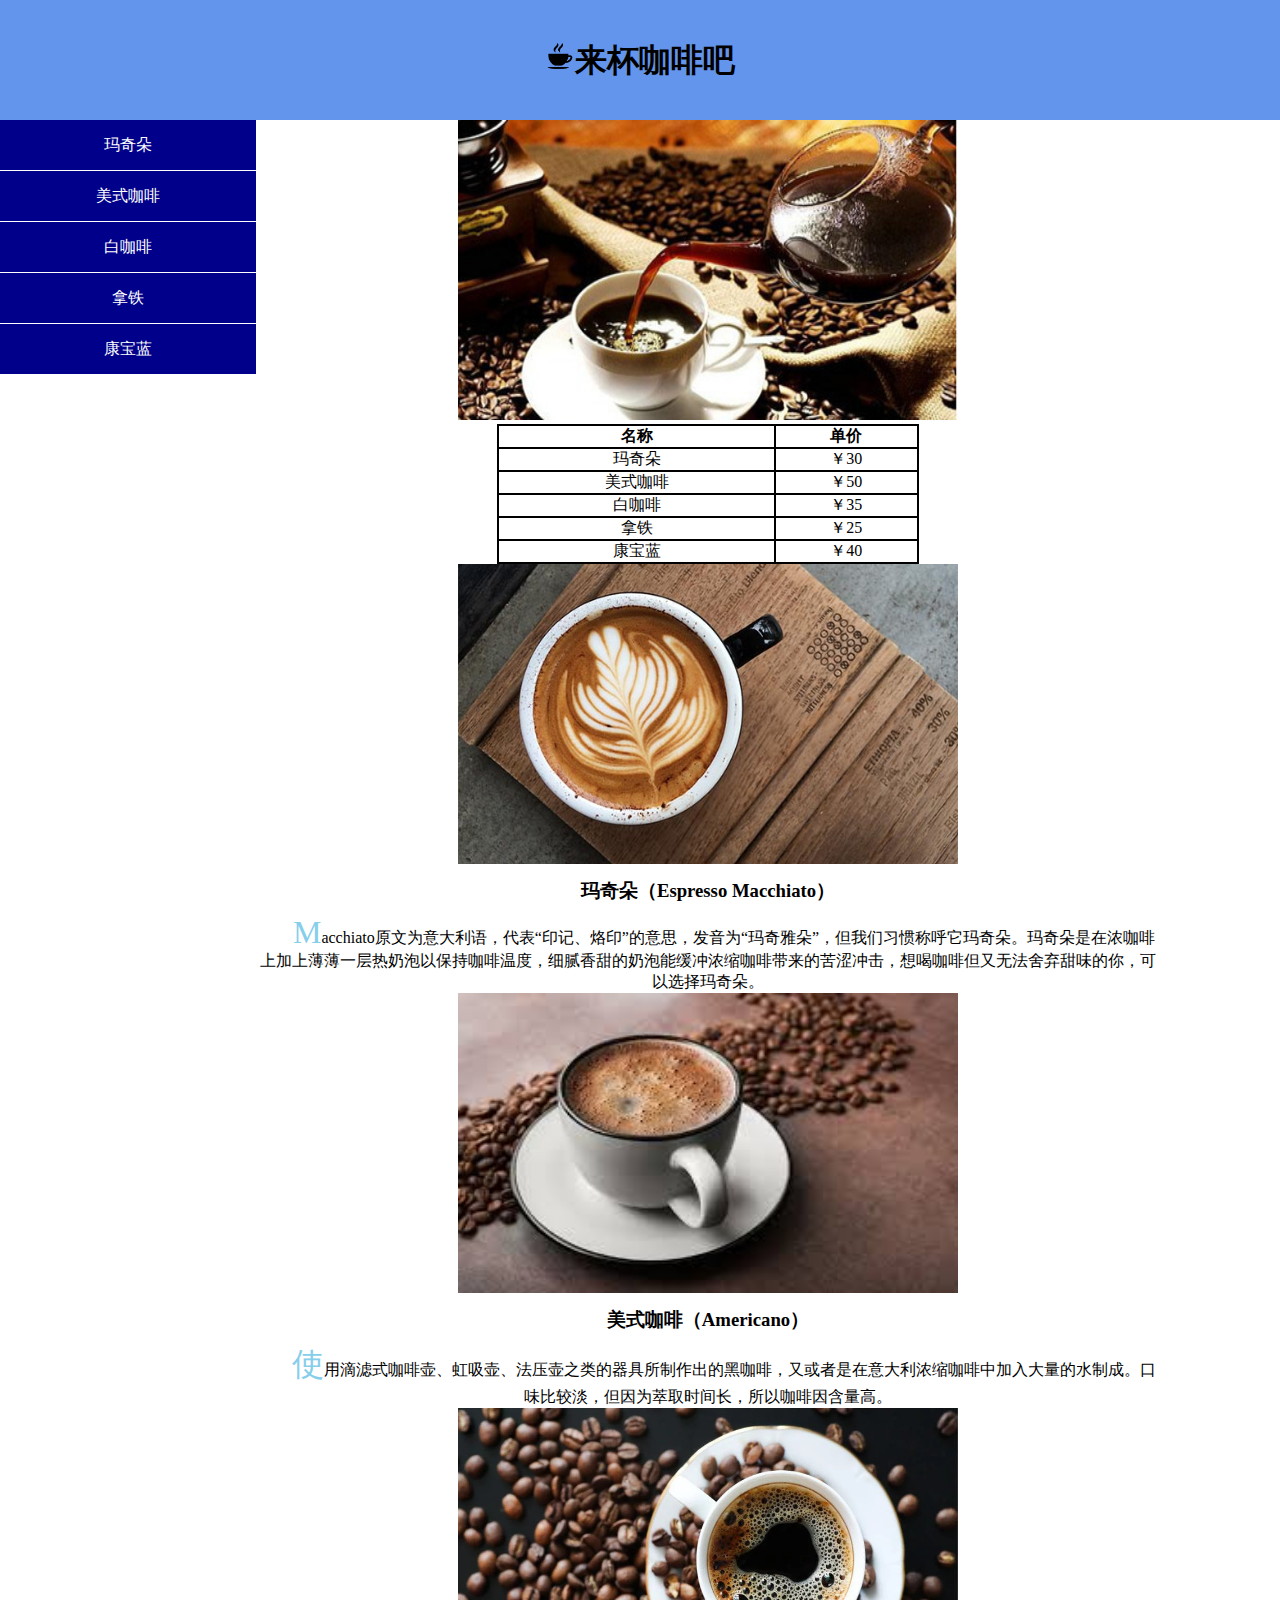
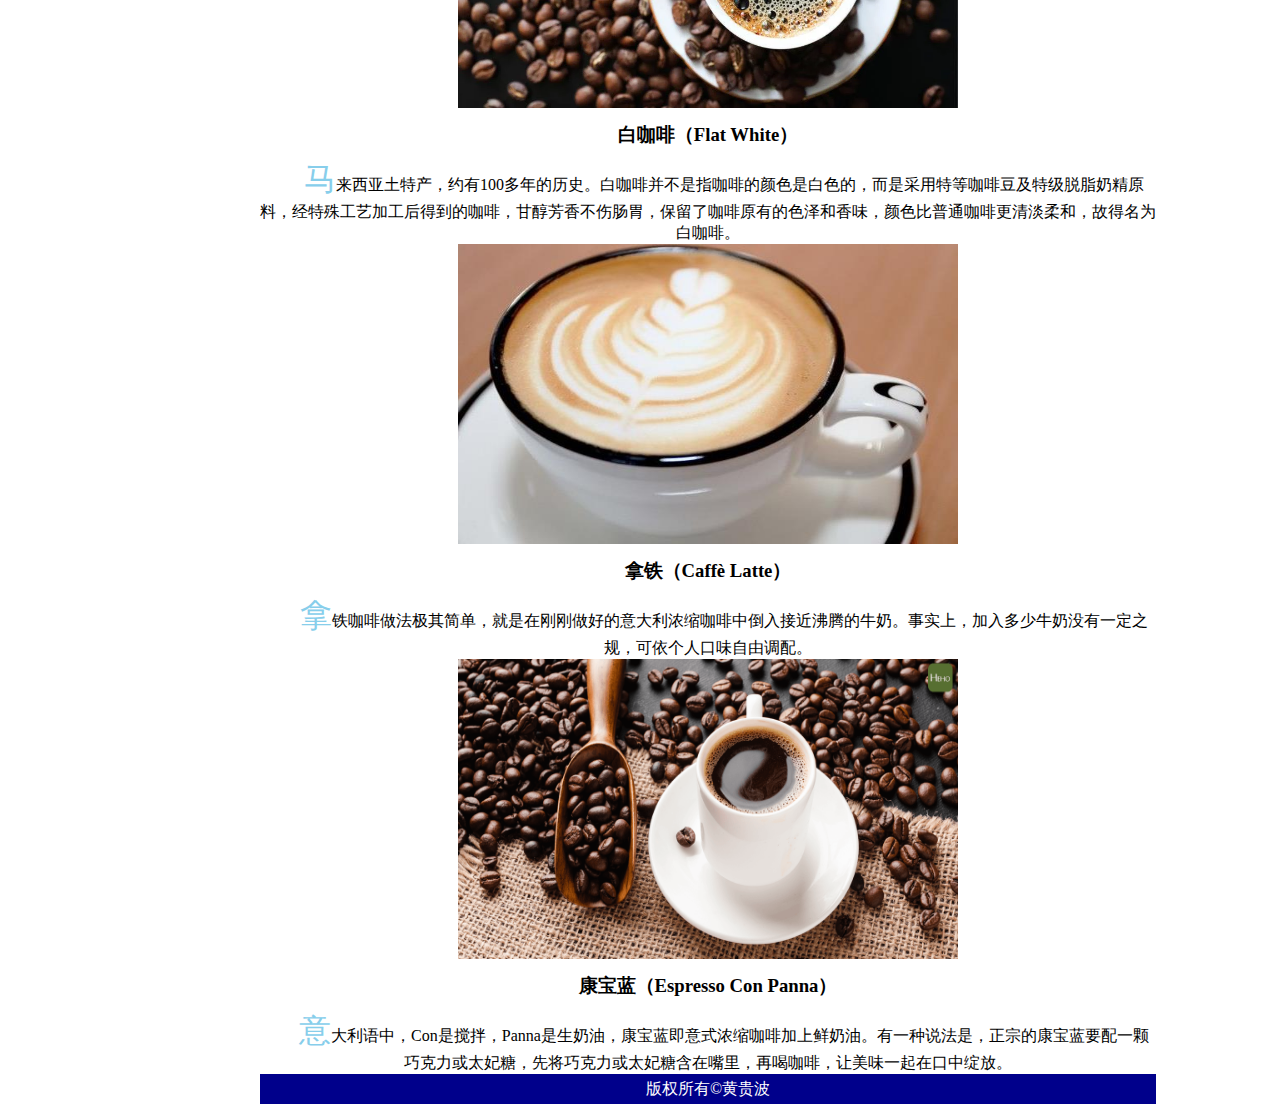
<file: index.html>
<!DOCTYPE html>
<html lang="zh">
<head>
    <meta charset="utf-8">
    <title></title>
    <style type="text/css">
        *{
            margin: 0 auto;
        }
        .header{
            width: 100%;
            background-color: cornflowerblue;
            color: black;
            height: 120px;
            line-height: 120px;
            text-align: center;
        }
        .left{
            width: 20%;
            vertical-align: top;
            background-color: darkblue;
            display: inline-block;
            height: 100%;
        }
        ul{
            display: inline-block;
            width: 100%;
            list-style: none;
            padding: 0;
        }
        ul li{
            border-bottom:1px solid white ;

            height: 50px;
            line-height: 50px;
            display: block;
            text-align: center;
        }
        ul li:last-child{
            border-bottom: 0;
        }
        ul li a{
            color: white;
            text-decoration: none;
        }
        ul li a:hover{
            color: black;
            display: block;
            background-color: white;
            box-sizing: border-box;
            width: 100%;
        }
        .right{
            width: 70%;
            display: inline-block;

        }
        .foot{
            width: 100%;
            background-color: darkblue;
            height: 30px;
            color: white;
            line-height: 30px;
            text-align: center;

        }
        h3{
            margin: 10px;
        }
        table {
            border:1px solid black;
            width: 47%;
            text-align: center;

        }
        table td,th{
            border:1px solid black;
        }

        .center{
            text-align: center;
        }
        .price::before{
            content: '￥';
        }
        p{text-indent: 2em;}
        p:first-letter{
            font-size: 32px;
            color: skyblue;
        }
        .img{
            width: 500px;
            height: 300px;
        }
    </style>
</head>
<body>
<div class="header">
    <h1><img src="img/coffe.png" height="30px" width="30px" alt="">来杯咖啡吧</h1>

</div>
<div class="left">
    <ul>
        <li><a href="#1">玛奇朵</a> </li>
        <li><a href="#2">美式咖啡</a></li>
        <li><a href="#3">白咖啡</a></li>
        <li><a href="#4">拿铁</a></li>
        <li><a href="#5">康宝蓝</a></li>

    </ul>
</div>
<div class="right">
    <div class="center"><img src="img/1.jpg"  width="500px" height="300px"  alt="null"/>

        <table cellpadding="0" cellspacing="0">
            <tr>
                <th>名称</th>
                <th>单价</th>
            </tr>
            <tr>
                <td>玛奇朵</td>
                <td><span class="price">30</span> </td>
            </tr>
            <tr>
                <td>美式咖啡</td>
                <td><span class="price">50</span></td>
            </tr>
            <tr>
                <td>白咖啡</td>
                <td><span class="price">35</span></td>
            </tr>
            <tr>
                <td>拿铁</td>
                <td><span class="price">25</span></td>
            </tr>
            <tr>
                <td>康宝蓝</td>
                <td><span class="price">40</span></td>
            </tr>
        </table>
        <img class="img" src="img/2.jpg"  alt="null">
        <h3 id="1">玛奇朵（Espresso Macchiato）</h3>
        <p>Macchiato原文为意大利语，代表“印记、烙印”的意思，发音为“玛奇雅朵”，但我们习惯称呼它玛奇朵。玛奇朵是在浓咖啡上加上薄薄一层热奶泡以保持咖啡温度，细腻香甜的奶泡能缓冲浓缩咖啡带来的苦涩冲击，想喝咖啡但又无法舍弃甜味的你，可以选择玛奇朵。</p>
        <img class="img" src="img/3.jpg" alt="null">
        <h3 id="2">美式咖啡（Americano）</h3>
        <p>使用滴滤式咖啡壶、虹吸壶、法压壶之类的器具所制作出的黑咖啡，又或者是在意大利浓缩咖啡中加入大量的水制成。口味比较淡，但因为萃取时间长，所以咖啡因含量高。</p>
        <img class="img" src="img/6.jpg" alt="null">
        <h3 id="3">白咖啡（Flat White）</h3>
        <p>马来西亚土特产，约有100多年的历史。白咖啡并不是指咖啡的颜色是白色的，而是采用特等咖啡豆及特级脱脂奶精原料，经特殊工艺加工后得到的咖啡，甘醇芳香不伤肠胃，保留了咖啡原有的色泽和香味，颜色比普通咖啡更清淡柔和，故得名为白咖啡。</p>
        <img class="img" src="img/4.jpg"  alt="null">
        <h3 id="4">拿铁（Caffè Latte）</h3>
        <p>拿铁咖啡做法极其简单，就是在刚刚做好的意大利浓缩咖啡中倒入接近沸腾的牛奶。事实上，加入多少牛奶没有一定之规，可依个人口味自由调配。</p>
        <img class="img" src="img/5.jpg"  alt="null">
        <h3 id="5">康宝蓝（Espresso Con Panna）</h3>
        <p>意大利语中，Con是搅拌，Panna是生奶油，康宝蓝即意式浓缩咖啡加上鲜奶油。有一种说法是，正宗的康宝蓝要配一颗巧克力或太妃糖，先将巧克力或太妃糖含在嘴里，再喝咖啡，让美味一起在口中绽放。</p>
    </div>
    <div class="foot">版权所有&copy;黄贵波</div>
</div>
</body>
</html>
</file>
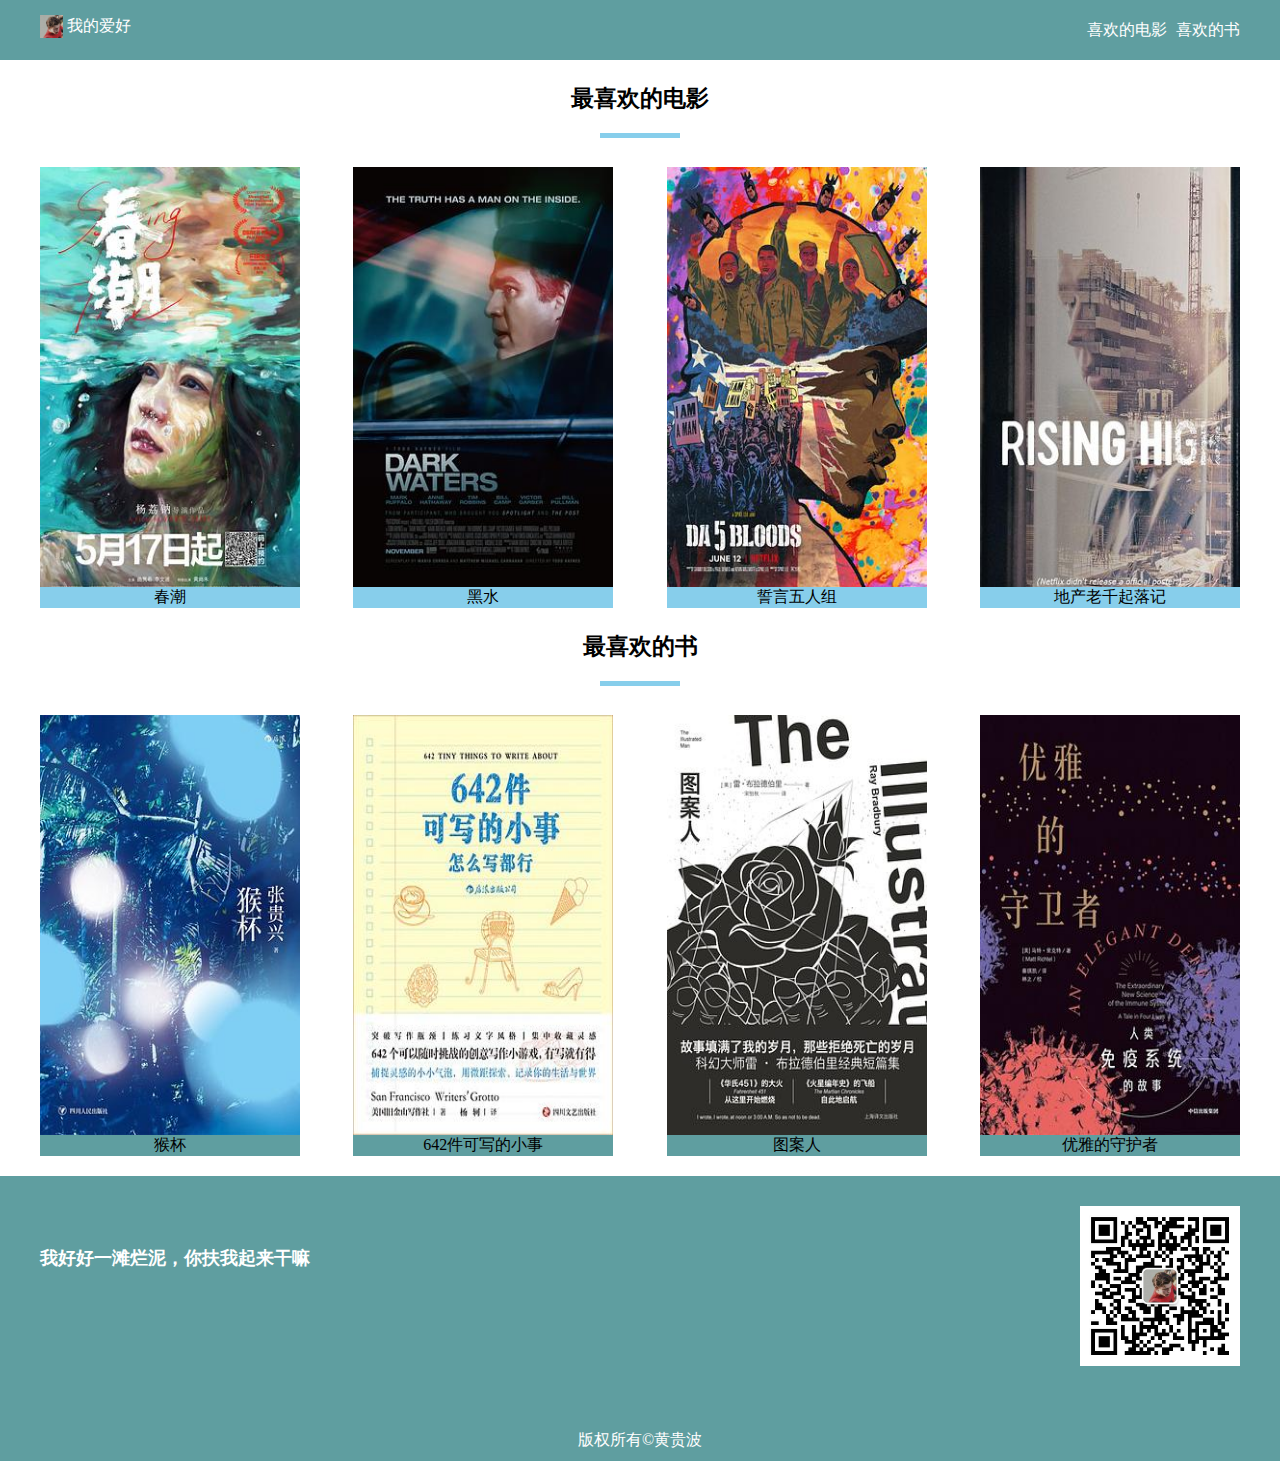
<file: day_3/index.html>
<!DOCTYPE html>
<html lang="en">
<head>
    <meta charset="UTF-8" />
    <meta name="viewport" content="width=device-width, initial-scale=1.0" />
    <title>作业3</title>
    <link rel="stylesheet" href="day3.css" />
    <link rel="shortcut icon" href="./head.png" type="image/x-icon" />
</head>
<body>
<div style="width: 100%;">
    <div class="header">
        <div class="header-box">
            <div class="header-box-left">
                <img src="head.png" style="vertical-align: middle;" width="23px" alt="" />
                <span style="vertical-align: middle;">我的爱好</span>
            </div>
            <div class="header-box-right">
                <a href="#movie">喜欢的电影</a>
                <a href="#book">喜欢的书</a>
            </div>

        </div>
    </div>
    <div class="content">
        <div style="position: relative;">
            <p id="movie" class="content-title">最喜欢的电影</p>
            <div class="content-movie">
                <div class="content-movie-det">
                    <img src="./m1.jpg" alt="" />
                    <span>春潮</span>
                </div>
                <div class="content-movie-det">
                    <img src="./m2.jpg" alt="" />
                    <span>黑水</span>
                </div>
                <div class="content-movie-det">
                    <img src="./m3.jpg" alt="" />
                    <span>誓言五人组</span>
                </div>
                <div class="content-movie-det">
                    <img src="./m4.jpg" alt="" />
                    <span>地产老千起落记</span>
                </div>
            </div>
        </div>
        <div style="position: relative;">
            <p id="book" class="content-title">最喜欢的书</p>
            <div class="content-book">
                <div class="content-book-det">
                    <img src="./b1.jpg" alt="" />
                    <span>猴杯</span>
                </div>
                <div class="content-book-det">
                    <img src="./b2.jpg" alt="" />
                    <span>642件可写的小事</span>
                </div>
                <div class="content-book-det">
                    <img src="./b3.jpg" alt="" />
                    <span>图案人</span>
                </div>
                <div class="content-book-det">
                    <img src="./b4.jpg" alt="" />
                    <span>优雅的守护者</span>
                </div>
            </div>
        </div>
    </div>
    <div class="button">
        <div class="button-text">
            <div class="button-text-left">
                <div class="button-text-left-text">
              <span>我好好一滩烂泥，你扶我起来干嘛</span>
                </div>
            </div>
            <div class="button-text-right">

                <img src="QRcode.png" alt="" width="160px" />
            </div>
        </div>
        <div style="padding-top: 60px; padding-bottom: 10px;">
            <span style="color: white;">版权所有©黄贵波</span>
        </div>
    </div>
</div>
</body>
</html>
</file>
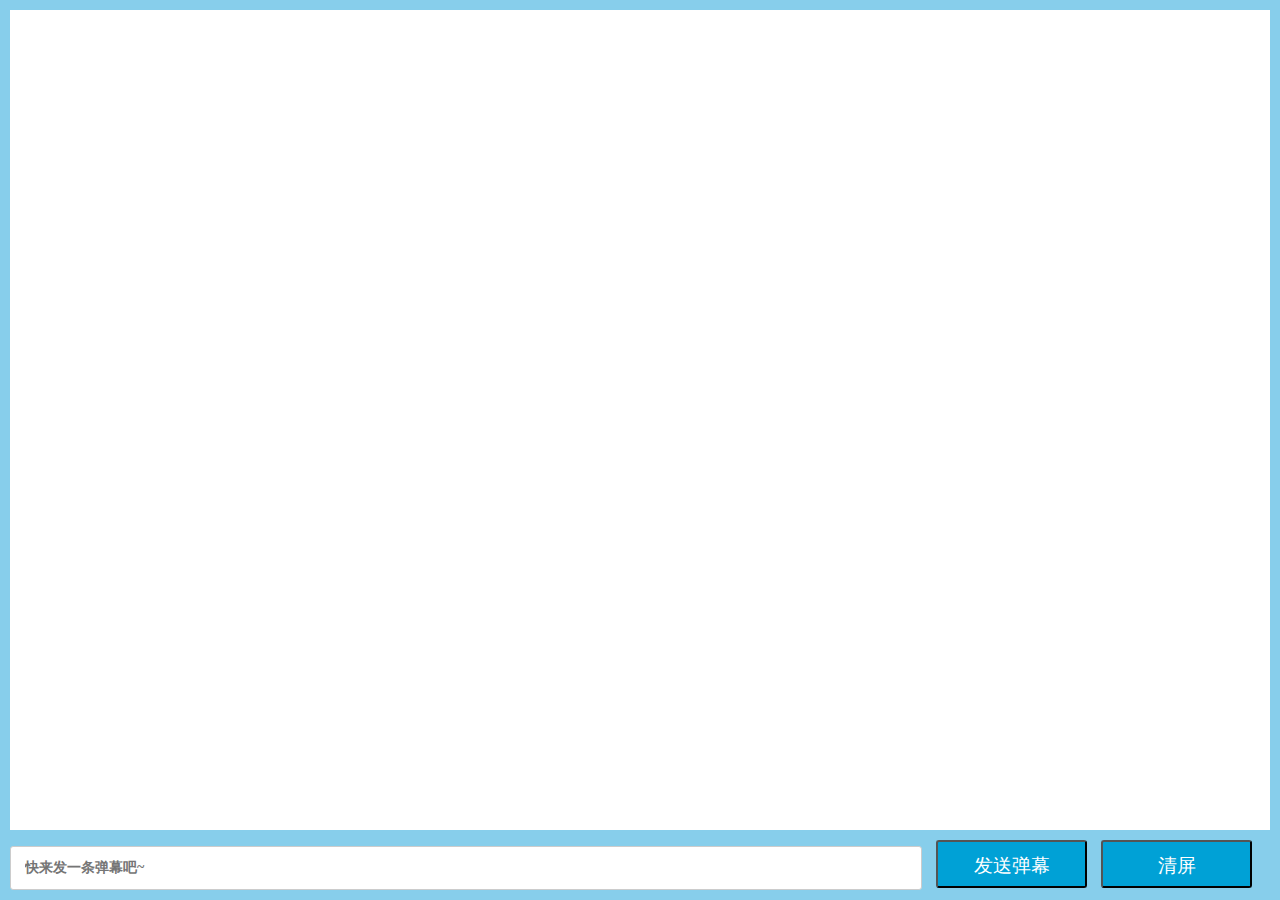
<file: day_4/index.html>
<!DOCTYPE html>
<html lang="en">
<head>
    <meta charset="UTF-8">
    <meta name="viewport" content="width=device-width, initial-scale=1.0">
    <title>JS弹幕墙</title>
    <style>
        * {margin: 0; padding: 0;}
        .frame {
            background-color: white;
            margin-top: 10px;
            margin-left: 10px;
            overflow: hidden;
            position: relative;
        }
        .sender {
            height: 50px;
            margin-left: 10px;
            margin-top: 10px;
        }
        input{
            outline-style: none ;
            border: 1px solid #ccc;
            border-radius: 3px;
            padding: 13px 14px;
            font-size: 14px;
            font-weight: 700;
            font-family: "Microsoft soft";
            width: 70%;
        }
        input:focus{
            border-color: #66afe9;
            outline: 0;
            -webkit-box-shadow: inset 0 1px 1px rgba(0,0,0,.075),0 0 8px rgba(102,175,233,.6);
            box-shadow: inset 0 1px 1px rgba(0,0,0,.075),0 0 8px rgba(102,175,233,.6)
        }
        .senderBtn {
            margin-left: 10px;
            line-height: 48px;
            border-radius: 3px;
            display: inline-block;
            color: white;
            height: 48px;
            width: 12%;
            text-align: center;
            font-size: larger;
            background-color: #00A1D6;
        }
    </style>
</head>
<body style="background-color: skyblue;">
<div id="main" class="frame">

</div>

<div id="send" class="sender">
    <label for="inputText"></label><input id="inputText" type="text" placeholder="快来发一条弹幕吧~"/>
    <button id="Btn1" class="senderBtn">发送弹幕</button>
    <button id="Btn2" class="senderBtn">清屏</button>
</div>
<script type="text/javascript">
    let WIN_WIDTH = 0;
    let WIN_HEIGHT = 0;
    let DANMU_LIST = [];
    let SEQ = 1;


    function DanMu(id,speed){
        return {"id":id,"speed":speed};
    }


    function getRandom(start, end, fixed=0) {
        let differ = end - start;
        let random = Math.random();
        return (start + differ * random).toFixed(fixed);
    }



    function addDanmu(text) {
        // 随机生成颜色、速度（2~7）、大小（20~50px）、位置（0~MAX高度-60）
        let r = getRandom(0, 255);
        let g = getRandom(0, 255);
        let b = getRandom(0, 255);
        let speed = getRandom(4, 8);
        let size = getRandom(10, 50);
        let top = getRandom(0, WIN_HEIGHT - 140);
        let left = parseInt(getRandom(600, 3000)) + parseInt(WIN_WIDTH);
        // 创建一个div
        const danmu = document.createElement("div");
        // 设置样式
        danmu.style.position = "absolute";
        danmu.style.width = "100%";
        danmu.style.left = left + "px";
        danmu.style.top = top + "px";
        danmu.style.fontSize = size + "px";
        danmu.style.color = "rgb(" + r + ", " + g + ", " + b + ")";
        // 设置ID
        danmu.id = "danmu_" + SEQ++;
        // 添加到父元素下
        document.getElementById("main").appendChild(danmu);
        // 添加内容
        document.getElementById(danmu.id).innerText = text;
        // 添加到弹幕列表
        const obj = {"id": danmu.id, "speed": speed};
        DANMU_LIST.push(obj);
    }
    function deleteDanmu(id) {
        const danmu = document.getElementById(id);
        console.log("delete" + danmu);
        if (danmu != null) {
            danmu.parentNode.removeChild(danmu);
        }
    }


    function sendDanmu() {
        // 获取内容
        var text = document.getElementById("inputText").value;
        document.getElementById("inputText").value = "";
        for (var i = 0; i < 500; i++) {
            addDanmu(text);
        }
    }

    function move(id, speed) {
        speed = parseInt(speed);
        var now = parseInt(document.getElementById(id).style.left);
        document.getElementById(id).style.left = now - speed + "px";
    }


    var int=self.setInterval("start()",10);
    function start() {
        for (var i = DANMU_LIST.length - 1; i >= 0; i--) {
            move(DANMU_LIST[i].id, DANMU_LIST[i].speed);
            if (parseInt(document.getElementById(DANMU_LIST[i].id).style.left) < -WIN_WIDTH) {
                deleteDanmu(DANMU_LIST[i].id);
                DANMU_LIST.splice(i, 1);
            }
        }

    }


    function clearDanmu() {
        DANMU_LIST = [];
        document.getElementById("main").innerHTML = '';
    }


    function initWindows() {
        WIN_WIDTH = document.documentElement.clientWidth;
        WIN_HEIGHT = document.documentElement.clientHeight;
        document.getElementById("main").style.height = (WIN_HEIGHT - 80) + "px";
        document.getElementById("main").style.width = (WIN_WIDTH - 20) + "px";
        document.getElementById("send").style.width = (WIN_WIDTH - 20) + "px";
    }
    window.onload = function() {
        initWindows();
        document.getElementById("Btn1").addEventListener("click", sendDanmu);
        document.getElementById("Btn2").addEventListener("click", clearDanmu);

    };
    window.onresize = function() {
        initWindows();
    }
</script>
</body>
</html>
</file>
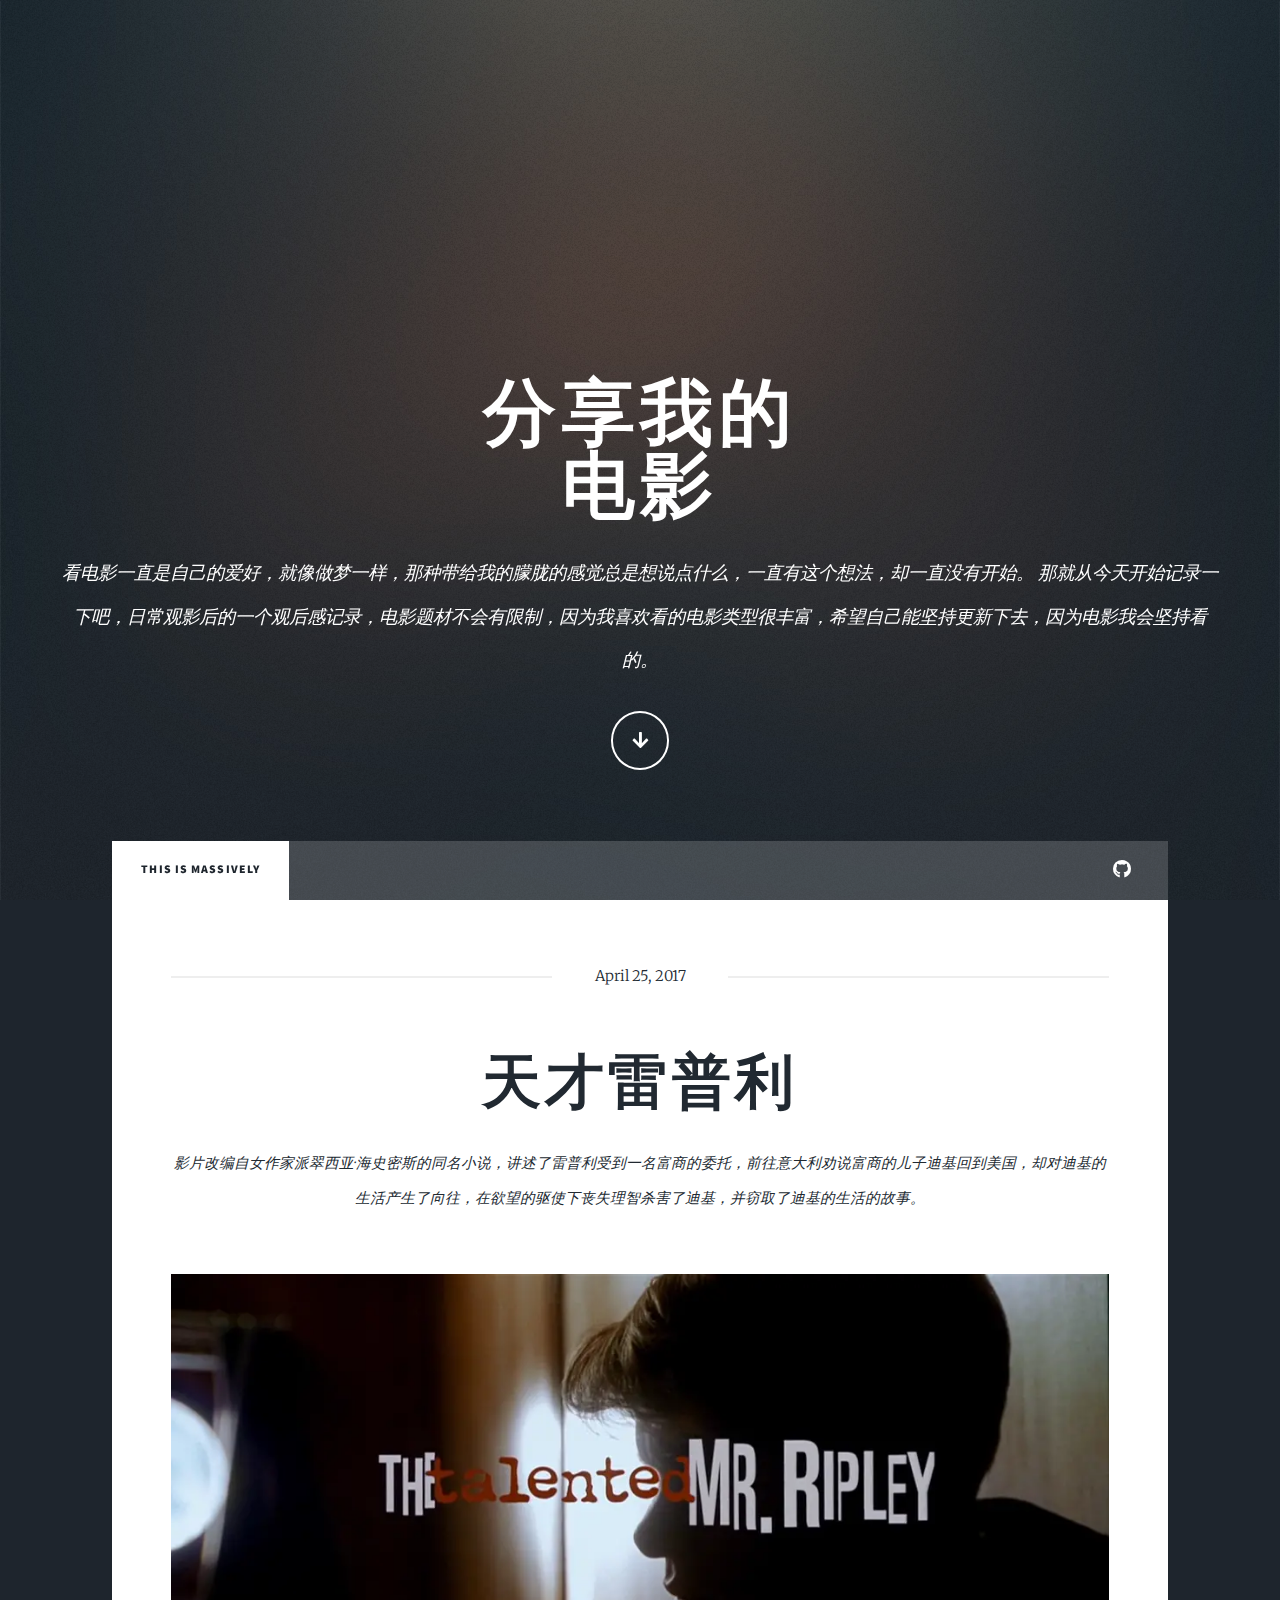
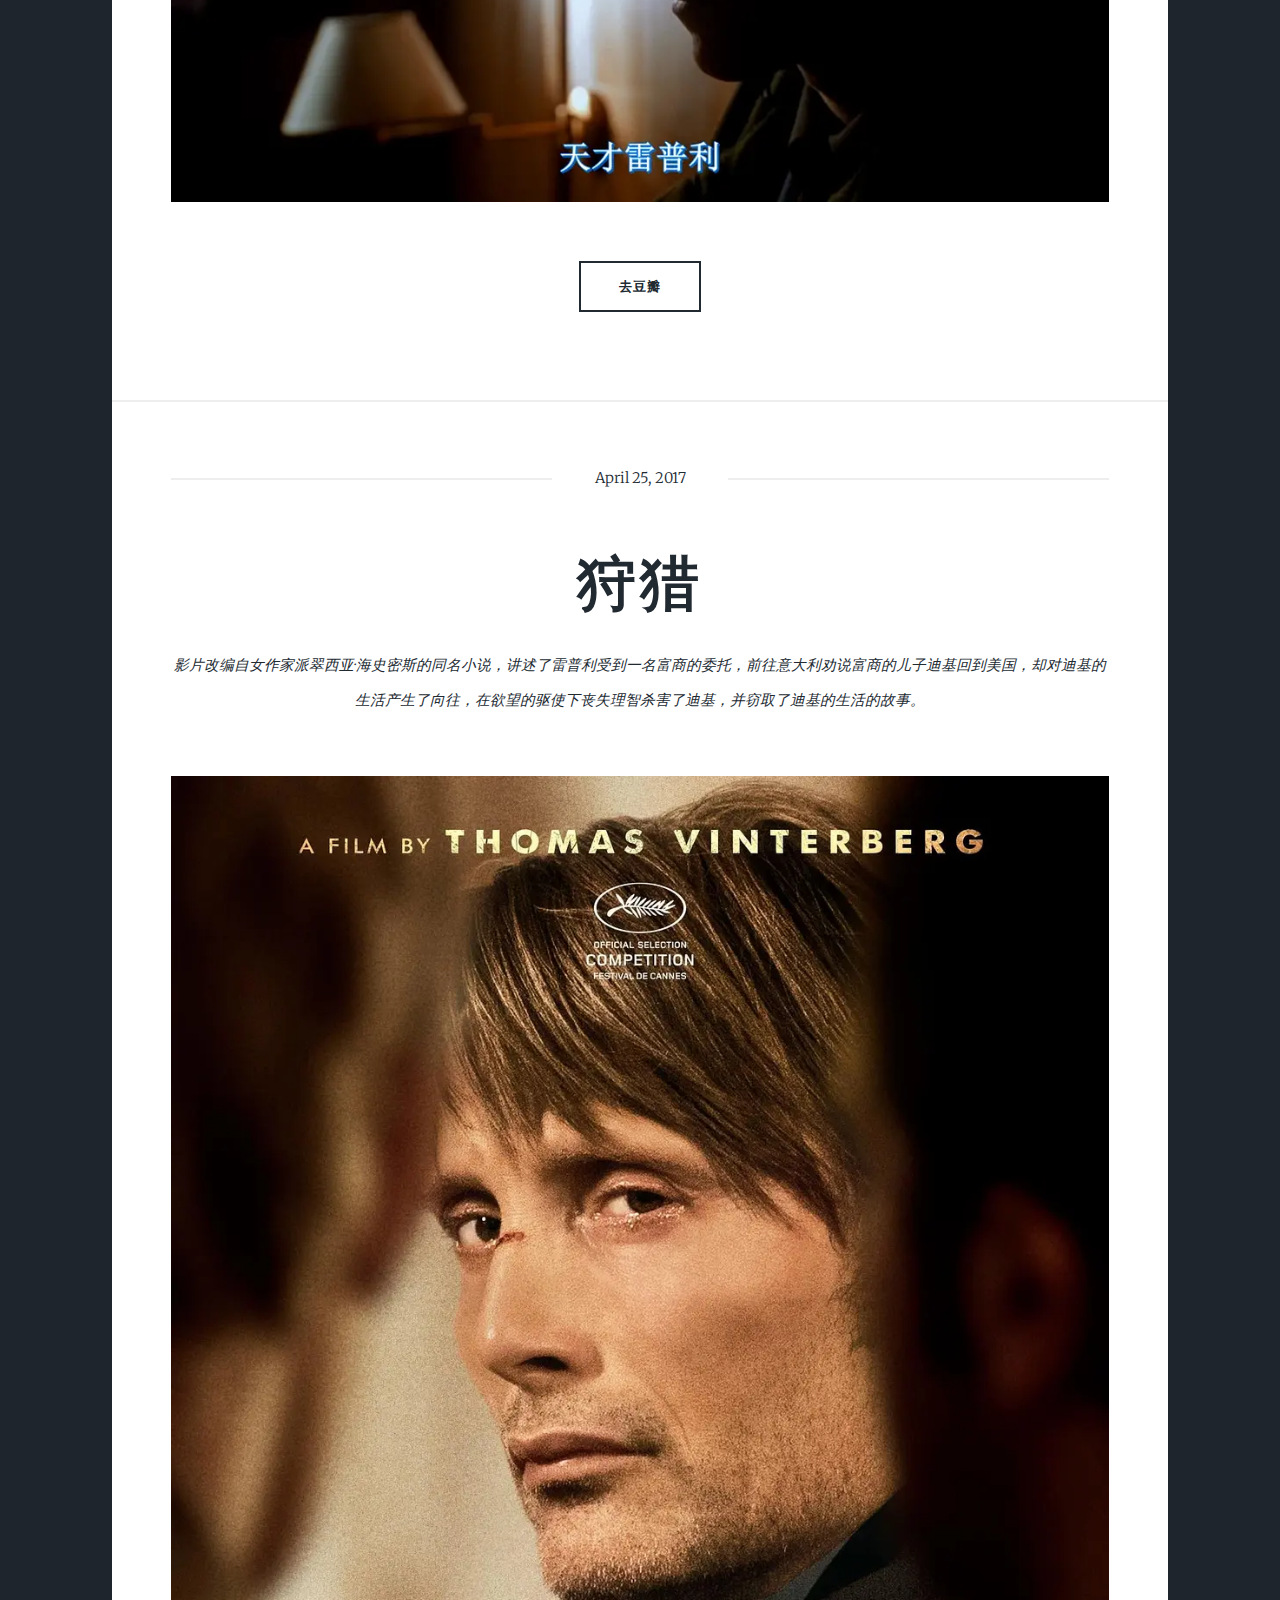
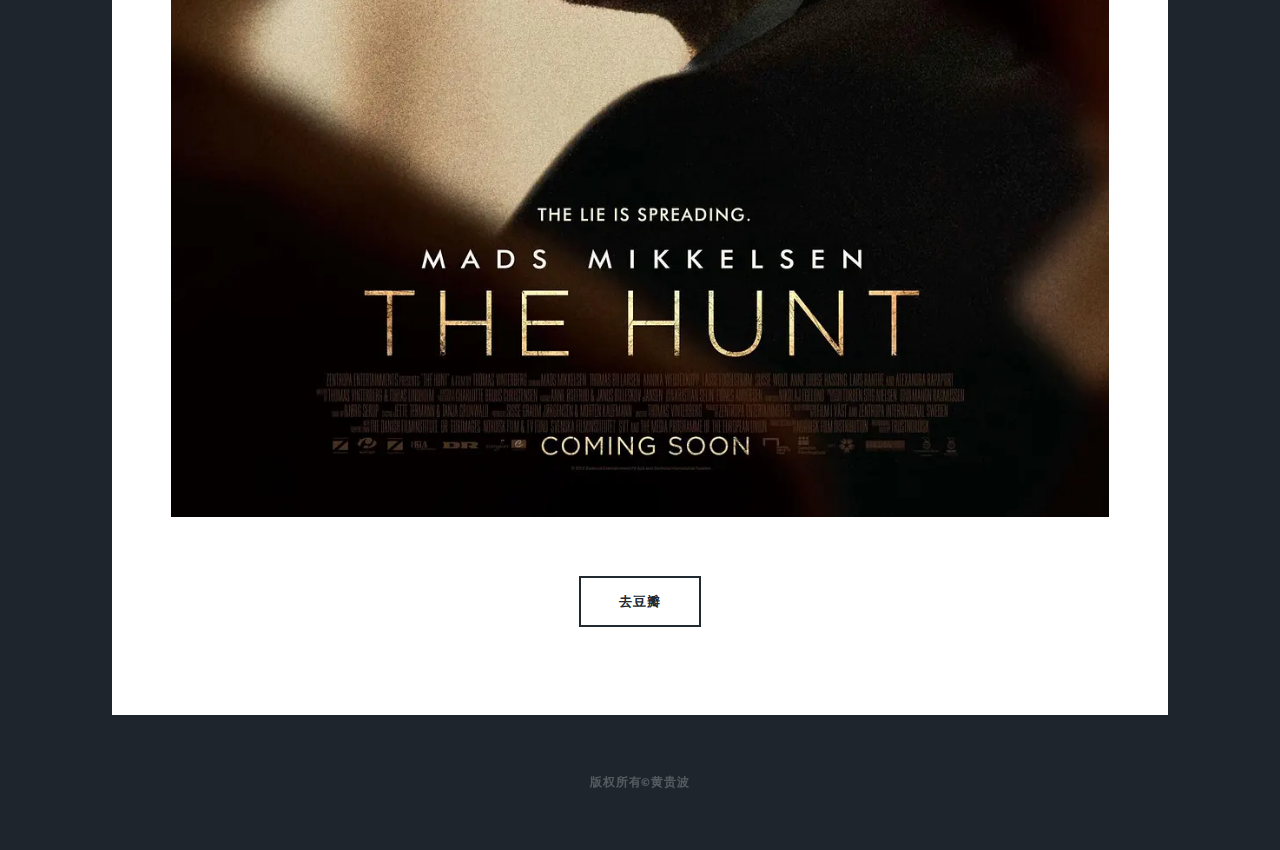
<file: day_5/index.html>
<!DOCTYPE HTML>

<html>
	<head>
		<title>Massively by HTML5 UP</title>
		<meta charset="utf-8" />
		<meta name="viewport" content="width=device-width, initial-scale=1, user-scalable=no" />
		<link rel="stylesheet" href="assets/css/main.css" />
		<noscript><link rel="stylesheet" href="assets/css/noscript.css" /></noscript>
	</head>
	<body class="is-preload">

		<!-- Wrapper -->
			<div id="wrapper" class="fade-in">

				<!-- Intro -->
					<div id="intro">
						<h1>分享我的<br />
						电影</h1>
						<p>看电影一直是自己的爱好，就像做梦一样，那种带给我的朦胧的感觉总是想说点什么，一直有这个想法，却一直没有开始。
							那就从今天开始记录一下吧，日常观影后的一个观后感记录，电影题材不会有限制，因为我喜欢看的电影类型很丰富，希望自己能坚持更新下去，因为电影我会坚持看的。</p>
						<ul class="actions">
							<li><a href="#header" class="button icon solid solo fa-arrow-down scrolly">Continue</a></li>
						</ul>
					</div>

				<!-- Header -->
					<header id="header">
						<a href="index.html" class="logo">Massively</a>
					</header>

				<!-- Nav -->
					<nav id="nav">
						<ul class="links">
							<li class="active"><a href="index.html">This is Massively</a></li>
						</ul>
						<ul class="icons">
							<li><a href="https://github.com/IsGuibo/train" class="icon brands fa-github"><span class="label">GitHub</span></a></li>
						</ul>
					</nav>

				<!-- Main -->
					<div id="main">

						<!-- Featured Post -->
							<article class="post featured">
								<header class="major">
									<span class="date">April 25, 2017</span>
									<h2><a href="#">天才雷普利</a></h2>
									<p>影片改编自女作家派翠西亚·海史密斯的同名小说，讲述了雷普利受到一名富商的委托，前往意大利劝说富商的儿子迪基回到美国，却对迪基的生活产生了向往，在欲望的驱使下丧失理智杀害了迪基，并窃取了迪基的生活的故事。</p>
								</header>
								<a href="#" class="image main"><img src="images/pic01.jpg" alt="" /></a>
								<ul class="actions special">
									<li><a href="https://movie.douban.com/subject/1295045/" class="button large">去豆瓣</a></li>
								</ul>
							</article>
						<!-- Featured Post -->
						<article class="post featured">
							<header class="major">
								<span class="date">April 25, 2017</span>
								<h2><a href="#">狩猎</a></h2>
								<p>影片改编自女作家派翠西亚·海史密斯的同名小说，讲述了雷普利受到一名富商的委托，前往意大利劝说富商的儿子迪基回到美国，却对迪基的生活产生了向往，在欲望的驱使下丧失理智杀害了迪基，并窃取了迪基的生活的故事。</p>
							</header>
							<a href="#" class="image main"><img src="images/pic02.jpg" alt="" /></a>
							<ul class="actions special">
								<li><a href="https://movie.douban.com/subject/6985810/" class="button large">去豆瓣</a></li>
							</ul>
						</article>





					</div>




				<!-- Copyright -->
					<div id="copyright">
						<ul><li>版权所有&copy;黄贵波 </li></ul>
					</div>

			</div>

		<!-- Scripts -->
			<script src="assets/js/jquery.min.js"></script>
			<script src="assets/js/jquery.scrollex.min.js"></script>
			<script src="assets/js/jquery.scrolly.min.js"></script>
			<script src="assets/js/browser.min.js"></script>
			<script src="assets/js/breakpoints.min.js"></script>
			<script src="assets/js/util.js"></script>
			<script src="assets/js/main.js"></script>

	</body>
</html>
</file>
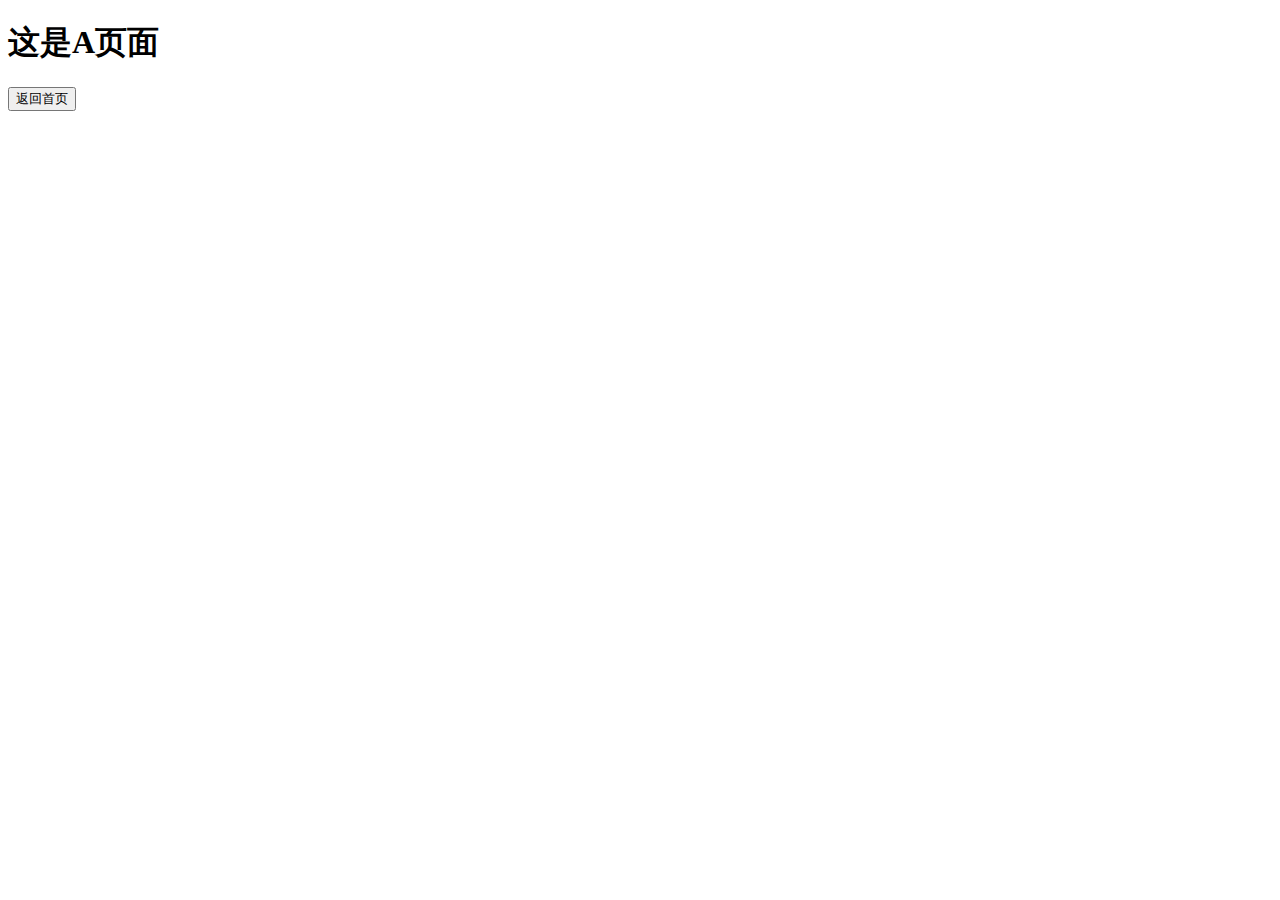
<file: a.html>
<!DOCTYPE html>
<html lang="en">
<head>
    <meta charset="UTF-8">
    <title>a</title>
</head>
<body>
<h1>这是A页面</h1>
<form method="get" action="index.html">
    <button type="submit">返回首页</button>
</form>
</body>
</html>
</file>
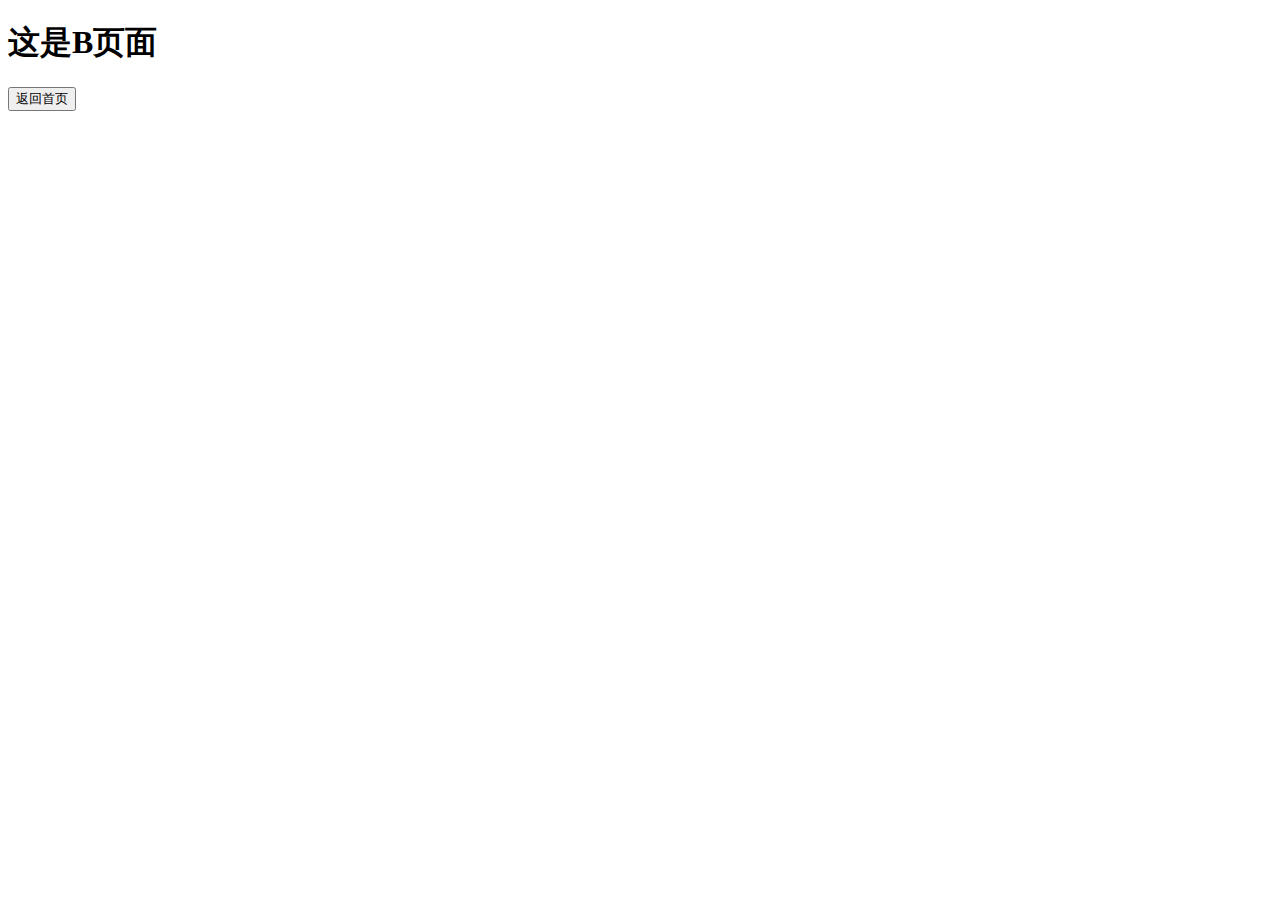
<file: b.html>
<!DOCTYPE html>
<html lang="en">
<head>
    <meta charset="UTF-8">
    <title>b</title>
</head>
<body>
<h1>这是B页面</h1>
<form method="get" action="index.html">
    <button type="submit">返回首页</button>
</form>
</body>
</html>
</file>
<file: day_3/day3.css>
body {
  margin: 0;
  padding: 0;
  height: auto;
  overflow-x: hidden;
  overflow-y: hidden;
  min-width: 380px;
}
html {
  overflow: auto;
}
/*头*/
.header {
  background-color: cadetblue;
  width: 100%;
  height: 60px;
}
.header-box {
  padding: 15px 0px;
  vertical-align: middle;
  width:1200px;
  margin: 0 auto;
}

.header .header-box .header-box-left {
  float: left;
  vertical-align: middle;
}

.header .header-box .header-box-right {
  float: right;
  padding-top: 5px;
}

.header .header-box .header-box-left span {
  color: white;
}

.header .header-box .header-box-right a {
  color: white;
  margin-left: 5px;
  text-decoration: none;
}

.header .header-box .header-title {
  color: skyblue;
  font-size: 28px;
  font-weight: bold;
}
.header .header-box .icon-mobile {
  float: right;
  visibility: hidden;
}

.header .header-box .icon-mobile {
  float: right;
  padding: 5px;
  visibility: hidden;
  position: relative;
  background-color: #4caf50;
  color: white;
  border: none;
  cursor: pointer;
}

.header .header-box .dropdown {
  position: relative;
  display: none;
  margin-right: 15px;
}

.header .header-box .dropdown-content {
  display: none;
  position: absolute;
  background-color: #f9f9f9;
  min-width: 70px;
  z-index: 99;
  top:30px;
  box-shadow: 0px 8px 16px 0px rgba(0, 0, 0, 0.2);
}

.header .header-box .dropdown-content a {
  color: black;
  padding: 12px 16px;
  text-decoration: none;
  display: block;
}

.header .header-box .dropdown-content a:hover {background-color: #f1f1f1}

.dropdown:hover .dropdown-content {
  display: block;
}

.header .header-box .icon-mobile:hover .dropdown-content {
  display: block;
}

/*中*/
.content {
  width: 1200px;
  margin: 0 auto;
}
.content p {
  text-align: center;
  font-size: 23px;
  font-weight: bold;
}
.content-title::before {
  content: "";
  position: absolute;
  top: 50px;
  left: calc(50% - 40px);
  height: 5px;
  width: 80px;
  background-color: skyblue;
}

.content-movie {
  width: 1200px;
  display: flex;
  flex-wrap: wrap;
  justify-content: space-between;
  padding-top: 30px;
  margin: 0 auto;
}
.content-movie-det {
  background-color: skyblue;
  display: flex;
  justify-content: center;
  align-items: center;
  flex-direction: column;
}

.content-movie-det img {
  width: 260px;
  height: 420px;
}

.content-book {
  width: 1200px;
  display: flex;
  flex-wrap: wrap;
  justify-content: space-between;
  padding-bottom: 20px;
  padding-top: 30px;
  margin: 0 auto;
}

.content-book-det {
  background-color: cadetblue;
  display: flex;
  justify-content: center;
  flex-direction: column;
  align-items: center;
}

.content-book-det img {
  width: 260px;
  height: 420px;
}

/*底*/
.button {
  background-color: cadetblue;
  width: 100%;
  text-align: center;
}
.button .button-text {
  width: 1200px;
  display: flex;
  flex-wrap: wrap;
  justify-content: space-between;
  flex-direction: row;
  margin: 0 auto;
}

.button .button-text .button-text-left {
  color: white;
  font-size: 18px;
  font-weight: bold;
  padding-top: 70px;
}
.button .button-text .button-text-left .button-text-left-text {
  width: 350px;
  text-align: left;
}
.button .button-text .button-text-left span {
  text-align: left;
  width: 600px;
}
.button .button-text .button-text-right {
  margin-top: 30px;
}
</file>
<file: day_5/assets/css/main.css>
@import url(fontawesome-all.min.css);
@import url("https://fonts.googleapis.com/css?family=Merriweather:300,700,300italic,700italic|Source+Sans+Pro:900");


html, body, div, span, applet, object,
iframe, h1, h2, h3, h4, h5, h6, p, blockquote,
pre, a, abbr, acronym, address, big, cite,
code, del, dfn, em, img, ins, kbd, q, s, samp,
small, strike, strong, sub, sup, tt, var, b,
u, i, center, dl, dt, dd, ol, ul, li, fieldset,
form, label, legend, table, caption, tbody,
tfoot, thead, tr, th, td, article, aside,
canvas, details, embed, figure, figcaption,
footer, header, hgroup, menu, nav, output, ruby,
section, summary, time, mark, audio, video {
	margin: 0;
	padding: 0;
	border: 0;
	font-size: 100%;
	font: inherit;
	vertical-align: baseline;}

article, aside, details, figcaption, figure,
footer, header, hgroup, menu, nav, section {
	display: block;}

body {
	line-height: 1;
}

ol, ul {
	list-style: none;
}

blockquote, q {
	quotes: none;
}

	blockquote:before, blockquote:after, q:before, q:after {
		content: '';
		content: none;
	}

table {
	border-collapse: collapse;
	border-spacing: 0;
}

body {
	-webkit-text-size-adjust: none;
}

mark {
	background-color: transparent;
	color: inherit;
}

input::-moz-focus-inner {
	border: 0;
	padding: 0;
}

input, select, textarea {
	-moz-appearance: none;
	-webkit-appearance: none;
	-ms-appearance: none;
	appearance: none;
}

/* Basic */

	@-ms-viewport {
		width: device-width;
	}

	body {
		-ms-overflow-style: scrollbar;
	}

	@media screen and (max-width: 480px) {

		html, body {
			min-width: 320px;
		}

	}

	html {
		box-sizing: border-box;
	}

	*, *:before, *:after {
		box-sizing: inherit;
	}

	body {
		background-color: #1e252d;
	}

		body.is-preload *, body.is-preload *:before, body.is-preload *:after {
			-moz-animation: none !important;
			-webkit-animation: none !important;
			-ms-animation: none !important;
			animation: none !important;
			-moz-transition: none !important;
			-webkit-transition: none !important;
			-ms-transition: none !important;
			transition: none !important;
		}

/* Type */

	html {
		font-size: 16pt;
	}

		@media screen and (max-width: 1680px) {

			html {
				font-size: 12pt;
			}

		}

		@media screen and (max-width: 1280px) {

			html {
				font-size: 11pt;
			}

		}

		@media screen and (max-width: 360px) {

			html {
				font-size: 10pt;
			}

		}

	body {
		color: #212931;
	}

	body, input, select, textarea {
		font-family: "Merriweather", Georgia, serif;
		font-weight: 300;
		font-size: 1rem;
		line-height: 2.375;
	}

	a {
		-moz-transition: color 0.2s ease-in-out, background-color 0.2s ease-in-out, border-color 0.2s ease-in-out, box-shadow 0.2s ease-in-out;
		-webkit-transition: color 0.2s ease-in-out, background-color 0.2s ease-in-out, border-color 0.2s ease-in-out, box-shadow 0.2s ease-in-out;
		-ms-transition: color 0.2s ease-in-out, background-color 0.2s ease-in-out, border-color 0.2s ease-in-out, box-shadow 0.2s ease-in-out;
		transition: color 0.2s ease-in-out, background-color 0.2s ease-in-out, border-color 0.2s ease-in-out, box-shadow 0.2s ease-in-out;
		border-bottom: dotted 1px;
		text-decoration: none;
	}

		a:hover {
			border-bottom-color: transparent;
		}

	strong, b {
		font-weight: 600;
	}

	em, i {
		font-style: italic;
	}

	p {
		text-align: justify;
		margin: 0 0 2rem 0;
	}

	h1, h2, h3, h4, h5, h6 {
		font-family: "Source Sans Pro", Helvetica, sans-serif;
		font-weight: 900;
		line-height: 1.5;
		letter-spacing: 0.075em;
		text-transform: uppercase;
		margin: 0 0 1rem 0;
	}

		h1 a, h2 a, h3 a, h4 a, h5 a, h6 a {
			border-bottom: 0;
			color: inherit;
			text-decoration: none;
		}

	h1 {
		font-size: 4rem;
		line-height: 1.1;
		margin: 0 0 2rem 0;
	}

	h2 {
		font-size: 1.75rem;
		line-height: 1.3;
		margin: 0 0 1.5rem 0;
	}

	h3 {
		font-size: 1.25rem;
		margin: 0 0 1.5rem 0;
	}

	h4 {
		font-size: 1rem;
	}

	h5 {
		font-size: 0.9rem;
	}

	h6 {
		font-size: 0.8rem;
	}

	sub {
		font-size: 0.8rem;
		position: relative;
		top: 0.5rem;
	}

	sup {
		font-size: 0.8rem;
		position: relative;
		top: -0.5rem;
	}

	blockquote {
		border-left: solid 4px;
		font-style: italic;
		margin: 0 0 2rem 0;
		padding: 0.5rem 0 0.5rem 2rem;
	}

	code {
		border: solid 2px;
		font-family: "Courier New", monospace;
		font-size: 0.9rem;
		margin: 0 0.25rem;
		padding: 0.25rem 0.65rem;
	}

	pre {
		-webkit-overflow-scrolling: touch;
		font-family: "Courier New", monospace;
		font-size: 0.9rem;
		margin: 0 0 2rem 0;
	}

		pre code {
			display: block;
			line-height: 1.75;
			padding: 1rem 1.5rem;
			overflow-x: auto;
		}

	hr {
		border: 0;
		border-bottom: solid 2px;
		margin: 3rem 0;
	}

		hr.major {
			margin: 5rem 0;
		}

	.align-left {
		text-align: left;
	}

	.align-center {
		text-align: center;
	}

	.align-right {
		text-align: right;
	}

	input, select, textarea {
		color: #212931;
	}

	a {
		color: #212931;
		border-bottom-color: rgba(33, 41, 49, 0.5);
	}

		a:hover {
			border-bottom-color: transparent;
			color: #18bfef !important;
		}

	strong, b {
		color: #212931;
	}

	h1, h2, h3, h4, h5, h6 {
		color: #212931;
	}

	blockquote {
		border-left-color: #eeeeee;
	}

	code {
		background: rgba(220, 220, 220, 0.25);
		border-color: #eeeeee;
	}

	hr {
		border-bottom-color: #eeeeee;
	}

/* Row */

	.row {
		display: flex;
		flex-wrap: wrap;
		box-sizing: border-box;
		align-items: stretch;
	}

		.row > * {
			box-sizing: border-box;
		}

		.row.gtr-uniform > * > :last-child {
			margin-bottom: 0;
		}

		.row.aln-left {
			justify-content: flex-start;
		}

		.row.aln-center {
			justify-content: center;
		}

		.row.aln-right {
			justify-content: flex-end;
		}

		.row.aln-top {
			align-items: flex-start;
		}

		.row.aln-middle {
			align-items: center;
		}

		.row.aln-bottom {
			align-items: flex-end;
		}

		.row > .imp {
			order: -1;
		}

		.row > .col-1 {
			width: 8.33333%;
		}

		.row > .off-1 {
			margin-left: 8.33333%;
		}

		.row > .col-2 {
			width: 16.66667%;
		}

		.row > .off-2 {
			margin-left: 16.66667%;
		}

		.row > .col-3 {
			width: 25%;
		}

		.row > .off-3 {
			margin-left: 25%;
		}

		.row > .col-4 {
			width: 33.33333%;
		}

		.row > .off-4 {
			margin-left: 33.33333%;
		}

		.row > .col-5 {
			width: 41.66667%;
		}

		.row > .off-5 {
			margin-left: 41.66667%;
		}

		.row > .col-6 {
			width: 50%;
		}

		.row > .off-6 {
			margin-left: 50%;
		}

		.row > .col-7 {
			width: 58.33333%;
		}

		.row > .off-7 {
			margin-left: 58.33333%;
		}

		.row > .col-8 {
			width: 66.66667%;
		}

		.row > .off-8 {
			margin-left: 66.66667%;
		}

		.row > .col-9 {
			width: 75%;
		}

		.row > .off-9 {
			margin-left: 75%;
		}

		.row > .col-10 {
			width: 83.33333%;
		}

		.row > .off-10 {
			margin-left: 83.33333%;
		}

		.row > .col-11 {
			width: 91.66667%;
		}

		.row > .off-11 {
			margin-left: 91.66667%;
		}

		.row > .col-12 {
			width: 100%;
		}

		.row > .off-12 {
			margin-left: 100%;
		}

		.row.gtr-0 {
			margin-top: 0;
			margin-left: 0rem;
		}

			.row.gtr-0 > * {
				padding: 0 0 0 0rem;
			}

			.row.gtr-0.gtr-uniform {
				margin-top: 0rem;
			}

				.row.gtr-0.gtr-uniform > * {
					padding-top: 0rem;
				}

		.row.gtr-25 {
			margin-top: 0;
			margin-left: -0.375rem;
		}

			.row.gtr-25 > * {
				padding: 0 0 0 0.375rem;
			}

			.row.gtr-25.gtr-uniform {
				margin-top: -0.375rem;
			}

				.row.gtr-25.gtr-uniform > * {
					padding-top: 0.375rem;
				}

		.row.gtr-50 {
			margin-top: 0;
			margin-left: -0.75rem;
		}

			.row.gtr-50 > * {
				padding: 0 0 0 0.75rem;
			}

			.row.gtr-50.gtr-uniform {
				margin-top: -0.75rem;
			}

				.row.gtr-50.gtr-uniform > * {
					padding-top: 0.75rem;
				}

		.row {
			margin-top: 0;
			margin-left: -1.5rem;
		}

			.row > * {
				padding: 0 0 0 1.5rem;
			}

			.row.gtr-uniform {
				margin-top: -1.5rem;
			}

				.row.gtr-uniform > * {
					padding-top: 1.5rem;
				}

		.row.gtr-150 {
			margin-top: 0;
			margin-left: -2.25rem;
		}

			.row.gtr-150 > * {
				padding: 0 0 0 2.25rem;
			}

			.row.gtr-150.gtr-uniform {
				margin-top: -2.25rem;
			}

				.row.gtr-150.gtr-uniform > * {
					padding-top: 2.25rem;
				}

		.row.gtr-200 {
			margin-top: 0;
			margin-left: -3rem;
		}

			.row.gtr-200 > * {
				padding: 0 0 0 3rem;
			}

			.row.gtr-200.gtr-uniform {
				margin-top: -3rem;
			}

				.row.gtr-200.gtr-uniform > * {
					padding-top: 3rem;
				}

		@media screen and (max-width: 1680px) {

			.row {
				display: flex;
				flex-wrap: wrap;
				box-sizing: border-box;
				align-items: stretch;
			}

				.row > * {
					box-sizing: border-box;
				}

				.row.gtr-uniform > * > :last-child {
					margin-bottom: 0;
				}

				.row.aln-left {
					justify-content: flex-start;
				}

				.row.aln-center {
					justify-content: center;
				}

				.row.aln-right {
					justify-content: flex-end;
				}

				.row.aln-top {
					align-items: flex-start;
				}

				.row.aln-middle {
					align-items: center;
				}

				.row.aln-bottom {
					align-items: flex-end;
				}

				.row > .imp-xlarge {
					order: -1;
				}

				.row > .col-1-xlarge {
					width: 8.33333%;
				}

				.row > .off-1-xlarge {
					margin-left: 8.33333%;
				}

				.row > .col-2-xlarge {
					width: 16.66667%;
				}

				.row > .off-2-xlarge {
					margin-left: 16.66667%;
				}

				.row > .col-3-xlarge {
					width: 25%;
				}

				.row > .off-3-xlarge {
					margin-left: 25%;
				}

				.row > .col-4-xlarge {
					width: 33.33333%;
				}

				.row > .off-4-xlarge {
					margin-left: 33.33333%;
				}

				.row > .col-5-xlarge {
					width: 41.66667%;
				}

				.row > .off-5-xlarge {
					margin-left: 41.66667%;
				}

				.row > .col-6-xlarge {
					width: 50%;
				}

				.row > .off-6-xlarge {
					margin-left: 50%;
				}

				.row > .col-7-xlarge {
					width: 58.33333%;
				}

				.row > .off-7-xlarge {
					margin-left: 58.33333%;
				}

				.row > .col-8-xlarge {
					width: 66.66667%;
				}

				.row > .off-8-xlarge {
					margin-left: 66.66667%;
				}

				.row > .col-9-xlarge {
					width: 75%;
				}

				.row > .off-9-xlarge {
					margin-left: 75%;
				}

				.row > .col-10-xlarge {
					width: 83.33333%;
				}

				.row > .off-10-xlarge {
					margin-left: 83.33333%;
				}

				.row > .col-11-xlarge {
					width: 91.66667%;
				}

				.row > .off-11-xlarge {
					margin-left: 91.66667%;
				}

				.row > .col-12-xlarge {
					width: 100%;
				}

				.row > .off-12-xlarge {
					margin-left: 100%;
				}

				.row.gtr-0 {
					margin-top: 0;
					margin-left: 0rem;
				}

					.row.gtr-0 > * {
						padding: 0 0 0 0rem;
					}

					.row.gtr-0.gtr-uniform {
						margin-top: 0rem;
					}

						.row.gtr-0.gtr-uniform > * {
							padding-top: 0rem;
						}

				.row.gtr-25 {
					margin-top: 0;
					margin-left: -0.375rem;
				}

					.row.gtr-25 > * {
						padding: 0 0 0 0.375rem;
					}

					.row.gtr-25.gtr-uniform {
						margin-top: -0.375rem;
					}

						.row.gtr-25.gtr-uniform > * {
							padding-top: 0.375rem;
						}

				.row.gtr-50 {
					margin-top: 0;
					margin-left: -0.75rem;
				}

					.row.gtr-50 > * {
						padding: 0 0 0 0.75rem;
					}

					.row.gtr-50.gtr-uniform {
						margin-top: -0.75rem;
					}

						.row.gtr-50.gtr-uniform > * {
							padding-top: 0.75rem;
						}

				.row {
					margin-top: 0;
					margin-left: -1.5rem;
				}

					.row > * {
						padding: 0 0 0 1.5rem;
					}

					.row.gtr-uniform {
						margin-top: -1.5rem;
					}

						.row.gtr-uniform > * {
							padding-top: 1.5rem;
						}

				.row.gtr-150 {
					margin-top: 0;
					margin-left: -2.25rem;
				}

					.row.gtr-150 > * {
						padding: 0 0 0 2.25rem;
					}

					.row.gtr-150.gtr-uniform {
						margin-top: -2.25rem;
					}

						.row.gtr-150.gtr-uniform > * {
							padding-top: 2.25rem;
						}

				.row.gtr-200 {
					margin-top: 0;
					margin-left: -3rem;
				}

					.row.gtr-200 > * {
						padding: 0 0 0 3rem;
					}

					.row.gtr-200.gtr-uniform {
						margin-top: -3rem;
					}

						.row.gtr-200.gtr-uniform > * {
							padding-top: 3rem;
						}

		}

		@media screen and (max-width: 1280px) {

			.row {
				display: flex;
				flex-wrap: wrap;
				box-sizing: border-box;
				align-items: stretch;
			}

				.row > * {
					box-sizing: border-box;
				}

				.row.gtr-uniform > * > :last-child {
					margin-bottom: 0;
				}

				.row.aln-left {
					justify-content: flex-start;
				}

				.row.aln-center {
					justify-content: center;
				}

				.row.aln-right {
					justify-content: flex-end;
				}

				.row.aln-top {
					align-items: flex-start;
				}

				.row.aln-middle {
					align-items: center;
				}

				.row.aln-bottom {
					align-items: flex-end;
				}

				.row > .imp-large {
					order: -1;
				}

				.row > .col-1-large {
					width: 8.33333%;
				}

				.row > .off-1-large {
					margin-left: 8.33333%;
				}

				.row > .col-2-large {
					width: 16.66667%;
				}

				.row > .off-2-large {
					margin-left: 16.66667%;
				}

				.row > .col-3-large {
					width: 25%;
				}

				.row > .off-3-large {
					margin-left: 25%;
				}

				.row > .col-4-large {
					width: 33.33333%;
				}

				.row > .off-4-large {
					margin-left: 33.33333%;
				}

				.row > .col-5-large {
					width: 41.66667%;
				}

				.row > .off-5-large {
					margin-left: 41.66667%;
				}

				.row > .col-6-large {
					width: 50%;
				}

				.row > .off-6-large {
					margin-left: 50%;
				}

				.row > .col-7-large {
					width: 58.33333%;
				}

				.row > .off-7-large {
					margin-left: 58.33333%;
				}

				.row > .col-8-large {
					width: 66.66667%;
				}

				.row > .off-8-large {
					margin-left: 66.66667%;
				}

				.row > .col-9-large {
					width: 75%;
				}

				.row > .off-9-large {
					margin-left: 75%;
				}

				.row > .col-10-large {
					width: 83.33333%;
				}

				.row > .off-10-large {
					margin-left: 83.33333%;
				}

				.row > .col-11-large {
					width: 91.66667%;
				}

				.row > .off-11-large {
					margin-left: 91.66667%;
				}

				.row > .col-12-large {
					width: 100%;
				}

				.row > .off-12-large {
					margin-left: 100%;
				}

				.row.gtr-0 {
					margin-top: 0;
					margin-left: 0rem;
				}

					.row.gtr-0 > * {
						padding: 0 0 0 0rem;
					}

					.row.gtr-0.gtr-uniform {
						margin-top: 0rem;
					}

						.row.gtr-0.gtr-uniform > * {
							padding-top: 0rem;
						}

				.row.gtr-25 {
					margin-top: 0;
					margin-left: -0.375rem;
				}

					.row.gtr-25 > * {
						padding: 0 0 0 0.375rem;
					}

					.row.gtr-25.gtr-uniform {
						margin-top: -0.375rem;
					}

						.row.gtr-25.gtr-uniform > * {
							padding-top: 0.375rem;
						}

				.row.gtr-50 {
					margin-top: 0;
					margin-left: -0.75rem;
				}

					.row.gtr-50 > * {
						padding: 0 0 0 0.75rem;
					}

					.row.gtr-50.gtr-uniform {
						margin-top: -0.75rem;
					}

						.row.gtr-50.gtr-uniform > * {
							padding-top: 0.75rem;
						}

				.row {
					margin-top: 0;
					margin-left: -1.5rem;
				}

					.row > * {
						padding: 0 0 0 1.5rem;
					}

					.row.gtr-uniform {
						margin-top: -1.5rem;
					}

						.row.gtr-uniform > * {
							padding-top: 1.5rem;
						}

				.row.gtr-150 {
					margin-top: 0;
					margin-left: -2.25rem;
				}

					.row.gtr-150 > * {
						padding: 0 0 0 2.25rem;
					}

					.row.gtr-150.gtr-uniform {
						margin-top: -2.25rem;
					}

						.row.gtr-150.gtr-uniform > * {
							padding-top: 2.25rem;
						}

				.row.gtr-200 {
					margin-top: 0;
					margin-left: -3rem;
				}

					.row.gtr-200 > * {
						padding: 0 0 0 3rem;
					}

					.row.gtr-200.gtr-uniform {
						margin-top: -3rem;
					}

						.row.gtr-200.gtr-uniform > * {
							padding-top: 3rem;
						}

		}

		@media screen and (max-width: 980px) {

			.row {
				display: flex;
				flex-wrap: wrap;
				box-sizing: border-box;
				align-items: stretch;
			}

				.row > * {
					box-sizing: border-box;
				}

				.row.gtr-uniform > * > :last-child {
					margin-bottom: 0;
				}

				.row.aln-left {
					justify-content: flex-start;
				}

				.row.aln-center {
					justify-content: center;
				}

				.row.aln-right {
					justify-content: flex-end;
				}

				.row.aln-top {
					align-items: flex-start;
				}

				.row.aln-middle {
					align-items: center;
				}

				.row.aln-bottom {
					align-items: flex-end;
				}

				.row > .imp-medium {
					order: -1;
				}

				.row > .col-1-medium {
					width: 8.33333%;
				}

				.row > .off-1-medium {
					margin-left: 8.33333%;
				}

				.row > .col-2-medium {
					width: 16.66667%;
				}

				.row > .off-2-medium {
					margin-left: 16.66667%;
				}

				.row > .col-3-medium {
					width: 25%;
				}

				.row > .off-3-medium {
					margin-left: 25%;
				}

				.row > .col-4-medium {
					width: 33.33333%;
				}

				.row > .off-4-medium {
					margin-left: 33.33333%;
				}

				.row > .col-5-medium {
					width: 41.66667%;
				}

				.row > .off-5-medium {
					margin-left: 41.66667%;
				}

				.row > .col-6-medium {
					width: 50%;
				}

				.row > .off-6-medium {
					margin-left: 50%;
				}

				.row > .col-7-medium {
					width: 58.33333%;
				}

				.row > .off-7-medium {
					margin-left: 58.33333%;
				}

				.row > .col-8-medium {
					width: 66.66667%;
				}

				.row > .off-8-medium {
					margin-left: 66.66667%;
				}

				.row > .col-9-medium {
					width: 75%;
				}

				.row > .off-9-medium {
					margin-left: 75%;
				}

				.row > .col-10-medium {
					width: 83.33333%;
				}

				.row > .off-10-medium {
					margin-left: 83.33333%;
				}

				.row > .col-11-medium {
					width: 91.66667%;
				}

				.row > .off-11-medium {
					margin-left: 91.66667%;
				}

				.row > .col-12-medium {
					width: 100%;
				}

				.row > .off-12-medium {
					margin-left: 100%;
				}

				.row.gtr-0 {
					margin-top: 0;
					margin-left: 0rem;
				}

					.row.gtr-0 > * {
						padding: 0 0 0 0rem;
					}

					.row.gtr-0.gtr-uniform {
						margin-top: 0rem;
					}

						.row.gtr-0.gtr-uniform > * {
							padding-top: 0rem;
						}

				.row.gtr-25 {
					margin-top: 0;
					margin-left: -0.375rem;
				}

					.row.gtr-25 > * {
						padding: 0 0 0 0.375rem;
					}

					.row.gtr-25.gtr-uniform {
						margin-top: -0.375rem;
					}

						.row.gtr-25.gtr-uniform > * {
							padding-top: 0.375rem;
						}

				.row.gtr-50 {
					margin-top: 0;
					margin-left: -0.75rem;
				}

					.row.gtr-50 > * {
						padding: 0 0 0 0.75rem;
					}

					.row.gtr-50.gtr-uniform {
						margin-top: -0.75rem;
					}

						.row.gtr-50.gtr-uniform > * {
							padding-top: 0.75rem;
						}

				.row {
					margin-top: 0;
					margin-left: -1.5rem;
				}

					.row > * {
						padding: 0 0 0 1.5rem;
					}

					.row.gtr-uniform {
						margin-top: -1.5rem;
					}

						.row.gtr-uniform > * {
							padding-top: 1.5rem;
						}

				.row.gtr-150 {
					margin-top: 0;
					margin-left: -2.25rem;
				}

					.row.gtr-150 > * {
						padding: 0 0 0 2.25rem;
					}

					.row.gtr-150.gtr-uniform {
						margin-top: -2.25rem;
					}

						.row.gtr-150.gtr-uniform > * {
							padding-top: 2.25rem;
						}

				.row.gtr-200 {
					margin-top: 0;
					margin-left: -3rem;
				}

					.row.gtr-200 > * {
						padding: 0 0 0 3rem;
					}

					.row.gtr-200.gtr-uniform {
						margin-top: -3rem;
					}

						.row.gtr-200.gtr-uniform > * {
							padding-top: 3rem;
						}

		}

		@media screen and (max-width: 736px) {

			.row {
				display: flex;
				flex-wrap: wrap;
				box-sizing: border-box;
				align-items: stretch;
			}

				.row > * {
					box-sizing: border-box;
				}

				.row.gtr-uniform > * > :last-child {
					margin-bottom: 0;
				}

				.row.aln-left {
					justify-content: flex-start;
				}

				.row.aln-center {
					justify-content: center;
				}

				.row.aln-right {
					justify-content: flex-end;
				}

				.row.aln-top {
					align-items: flex-start;
				}

				.row.aln-middle {
					align-items: center;
				}

				.row.aln-bottom {
					align-items: flex-end;
				}

				.row > .imp-small {
					order: -1;
				}

				.row > .col-1-small {
					width: 8.33333%;
				}

				.row > .off-1-small {
					margin-left: 8.33333%;
				}

				.row > .col-2-small {
					width: 16.66667%;
				}

				.row > .off-2-small {
					margin-left: 16.66667%;
				}

				.row > .col-3-small {
					width: 25%;
				}

				.row > .off-3-small {
					margin-left: 25%;
				}

				.row > .col-4-small {
					width: 33.33333%;
				}

				.row > .off-4-small {
					margin-left: 33.33333%;
				}

				.row > .col-5-small {
					width: 41.66667%;
				}

				.row > .off-5-small {
					margin-left: 41.66667%;
				}

				.row > .col-6-small {
					width: 50%;
				}

				.row > .off-6-small {
					margin-left: 50%;
				}

				.row > .col-7-small {
					width: 58.33333%;
				}

				.row > .off-7-small {
					margin-left: 58.33333%;
				}

				.row > .col-8-small {
					width: 66.66667%;
				}

				.row > .off-8-small {
					margin-left: 66.66667%;
				}

				.row > .col-9-small {
					width: 75%;
				}

				.row > .off-9-small {
					margin-left: 75%;
				}

				.row > .col-10-small {
					width: 83.33333%;
				}

				.row > .off-10-small {
					margin-left: 83.33333%;
				}

				.row > .col-11-small {
					width: 91.66667%;
				}

				.row > .off-11-small {
					margin-left: 91.66667%;
				}

				.row > .col-12-small {
					width: 100%;
				}

				.row > .off-12-small {
					margin-left: 100%;
				}

				.row.gtr-0 {
					margin-top: 0;
					margin-left: 0rem;
				}

					.row.gtr-0 > * {
						padding: 0 0 0 0rem;
					}

					.row.gtr-0.gtr-uniform {
						margin-top: 0rem;
					}

						.row.gtr-0.gtr-uniform > * {
							padding-top: 0rem;
						}

				.row.gtr-25 {
					margin-top: 0;
					margin-left: -0.375rem;
				}

					.row.gtr-25 > * {
						padding: 0 0 0 0.375rem;
					}

					.row.gtr-25.gtr-uniform {
						margin-top: -0.375rem;
					}

						.row.gtr-25.gtr-uniform > * {
							padding-top: 0.375rem;
						}

				.row.gtr-50 {
					margin-top: 0;
					margin-left: -0.75rem;
				}

					.row.gtr-50 > * {
						padding: 0 0 0 0.75rem;
					}

					.row.gtr-50.gtr-uniform {
						margin-top: -0.75rem;
					}

						.row.gtr-50.gtr-uniform > * {
							padding-top: 0.75rem;
						}

				.row {
					margin-top: 0;
					margin-left: -1.5rem;
				}

					.row > * {
						padding: 0 0 0 1.5rem;
					}

					.row.gtr-uniform {
						margin-top: -1.5rem;
					}

						.row.gtr-uniform > * {
							padding-top: 1.5rem;
						}

				.row.gtr-150 {
					margin-top: 0;
					margin-left: -2.25rem;
				}

					.row.gtr-150 > * {
						padding: 0 0 0 2.25rem;
					}

					.row.gtr-150.gtr-uniform {
						margin-top: -2.25rem;
					}

						.row.gtr-150.gtr-uniform > * {
							padding-top: 2.25rem;
						}

				.row.gtr-200 {
					margin-top: 0;
					margin-left: -3rem;
				}

					.row.gtr-200 > * {
						padding: 0 0 0 3rem;
					}

					.row.gtr-200.gtr-uniform {
						margin-top: -3rem;
					}

						.row.gtr-200.gtr-uniform > * {
							padding-top: 3rem;
						}

		}

		@media screen and (max-width: 480px) {

			.row {
				display: flex;
				flex-wrap: wrap;
				box-sizing: border-box;
				align-items: stretch;
			}

				.row > * {
					box-sizing: border-box;
				}

				.row.gtr-uniform > * > :last-child {
					margin-bottom: 0;
				}

				.row.aln-left {
					justify-content: flex-start;
				}

				.row.aln-center {
					justify-content: center;
				}

				.row.aln-right {
					justify-content: flex-end;
				}

				.row.aln-top {
					align-items: flex-start;
				}

				.row.aln-middle {
					align-items: center;
				}

				.row.aln-bottom {
					align-items: flex-end;
				}

				.row > .imp-xsmall {
					order: -1;
				}

				.row > .col-1-xsmall {
					width: 8.33333%;
				}

				.row > .off-1-xsmall {
					margin-left: 8.33333%;
				}

				.row > .col-2-xsmall {
					width: 16.66667%;
				}

				.row > .off-2-xsmall {
					margin-left: 16.66667%;
				}

				.row > .col-3-xsmall {
					width: 25%;
				}

				.row > .off-3-xsmall {
					margin-left: 25%;
				}

				.row > .col-4-xsmall {
					width: 33.33333%;
				}

				.row > .off-4-xsmall {
					margin-left: 33.33333%;
				}

				.row > .col-5-xsmall {
					width: 41.66667%;
				}

				.row > .off-5-xsmall {
					margin-left: 41.66667%;
				}

				.row > .col-6-xsmall {
					width: 50%;
				}

				.row > .off-6-xsmall {
					margin-left: 50%;
				}

				.row > .col-7-xsmall {
					width: 58.33333%;
				}

				.row > .off-7-xsmall {
					margin-left: 58.33333%;
				}

				.row > .col-8-xsmall {
					width: 66.66667%;
				}

				.row > .off-8-xsmall {
					margin-left: 66.66667%;
				}

				.row > .col-9-xsmall {
					width: 75%;
				}

				.row > .off-9-xsmall {
					margin-left: 75%;
				}

				.row > .col-10-xsmall {
					width: 83.33333%;
				}

				.row > .off-10-xsmall {
					margin-left: 83.33333%;
				}

				.row > .col-11-xsmall {
					width: 91.66667%;
				}

				.row > .off-11-xsmall {
					margin-left: 91.66667%;
				}

				.row > .col-12-xsmall {
					width: 100%;
				}

				.row > .off-12-xsmall {
					margin-left: 100%;
				}

				.row.gtr-0 {
					margin-top: 0;
					margin-left: 0rem;
				}

					.row.gtr-0 > * {
						padding: 0 0 0 0rem;
					}

					.row.gtr-0.gtr-uniform {
						margin-top: 0rem;
					}

						.row.gtr-0.gtr-uniform > * {
							padding-top: 0rem;
						}

				.row.gtr-25 {
					margin-top: 0;
					margin-left: -0.375rem;
				}

					.row.gtr-25 > * {
						padding: 0 0 0 0.375rem;
					}

					.row.gtr-25.gtr-uniform {
						margin-top: -0.375rem;
					}

						.row.gtr-25.gtr-uniform > * {
							padding-top: 0.375rem;
						}

				.row.gtr-50 {
					margin-top: 0;
					margin-left: -0.75rem;
				}

					.row.gtr-50 > * {
						padding: 0 0 0 0.75rem;
					}

					.row.gtr-50.gtr-uniform {
						margin-top: -0.75rem;
					}

						.row.gtr-50.gtr-uniform > * {
							padding-top: 0.75rem;
						}

				.row {
					margin-top: 0;
					margin-left: -1.5rem;
				}

					.row > * {
						padding: 0 0 0 1.5rem;
					}

					.row.gtr-uniform {
						margin-top: -1.5rem;
					}

						.row.gtr-uniform > * {
							padding-top: 1.5rem;
						}

				.row.gtr-150 {
					margin-top: 0;
					margin-left: -2.25rem;
				}

					.row.gtr-150 > * {
						padding: 0 0 0 2.25rem;
					}

					.row.gtr-150.gtr-uniform {
						margin-top: -2.25rem;
					}

						.row.gtr-150.gtr-uniform > * {
							padding-top: 2.25rem;
						}

				.row.gtr-200 {
					margin-top: 0;
					margin-left: -3rem;
				}

					.row.gtr-200 > * {
						padding: 0 0 0 3rem;
					}

					.row.gtr-200.gtr-uniform {
						margin-top: -3rem;
					}

						.row.gtr-200.gtr-uniform > * {
							padding-top: 3rem;
						}

		}

		@media screen and (max-width: 360px) {

			.row {
				display: flex;
				flex-wrap: wrap;
				box-sizing: border-box;
				align-items: stretch;
			}

				.row > * {
					box-sizing: border-box;
				}

				.row.gtr-uniform > * > :last-child {
					margin-bottom: 0;
				}

				.row.aln-left {
					justify-content: flex-start;
				}

				.row.aln-center {
					justify-content: center;
				}

				.row.aln-right {
					justify-content: flex-end;
				}

				.row.aln-top {
					align-items: flex-start;
				}

				.row.aln-middle {
					align-items: center;
				}

				.row.aln-bottom {
					align-items: flex-end;
				}

				.row > .imp-xxsmall {
					order: -1;
				}

				.row > .col-1-xxsmall {
					width: 8.33333%;
				}

				.row > .off-1-xxsmall {
					margin-left: 8.33333%;
				}

				.row > .col-2-xxsmall {
					width: 16.66667%;
				}

				.row > .off-2-xxsmall {
					margin-left: 16.66667%;
				}

				.row > .col-3-xxsmall {
					width: 25%;
				}

				.row > .off-3-xxsmall {
					margin-left: 25%;
				}

				.row > .col-4-xxsmall {
					width: 33.33333%;
				}

				.row > .off-4-xxsmall {
					margin-left: 33.33333%;
				}

				.row > .col-5-xxsmall {
					width: 41.66667%;
				}

				.row > .off-5-xxsmall {
					margin-left: 41.66667%;
				}

				.row > .col-6-xxsmall {
					width: 50%;
				}

				.row > .off-6-xxsmall {
					margin-left: 50%;
				}

				.row > .col-7-xxsmall {
					width: 58.33333%;
				}

				.row > .off-7-xxsmall {
					margin-left: 58.33333%;
				}

				.row > .col-8-xxsmall {
					width: 66.66667%;
				}

				.row > .off-8-xxsmall {
					margin-left: 66.66667%;
				}

				.row > .col-9-xxsmall {
					width: 75%;
				}

				.row > .off-9-xxsmall {
					margin-left: 75%;
				}

				.row > .col-10-xxsmall {
					width: 83.33333%;
				}

				.row > .off-10-xxsmall {
					margin-left: 83.33333%;
				}

				.row > .col-11-xxsmall {
					width: 91.66667%;
				}

				.row > .off-11-xxsmall {
					margin-left: 91.66667%;
				}

				.row > .col-12-xxsmall {
					width: 100%;
				}

				.row > .off-12-xxsmall {
					margin-left: 100%;
				}

				.row.gtr-0 {
					margin-top: 0;
					margin-left: 0rem;
				}

					.row.gtr-0 > * {
						padding: 0 0 0 0rem;
					}

					.row.gtr-0.gtr-uniform {
						margin-top: 0rem;
					}

						.row.gtr-0.gtr-uniform > * {
							padding-top: 0rem;
						}

				.row.gtr-25 {
					margin-top: 0;
					margin-left: -0.375rem;
				}

					.row.gtr-25 > * {
						padding: 0 0 0 0.375rem;
					}

					.row.gtr-25.gtr-uniform {
						margin-top: -0.375rem;
					}

						.row.gtr-25.gtr-uniform > * {
							padding-top: 0.375rem;
						}

				.row.gtr-50 {
					margin-top: 0;
					margin-left: -0.75rem;
				}

					.row.gtr-50 > * {
						padding: 0 0 0 0.75rem;
					}

					.row.gtr-50.gtr-uniform {
						margin-top: -0.75rem;
					}

						.row.gtr-50.gtr-uniform > * {
							padding-top: 0.75rem;
						}

				.row {
					margin-top: 0;
					margin-left: -1.5rem;
				}

					.row > * {
						padding: 0 0 0 1.5rem;
					}

					.row.gtr-uniform {
						margin-top: -1.5rem;
					}

						.row.gtr-uniform > * {
							padding-top: 1.5rem;
						}

				.row.gtr-150 {
					margin-top: 0;
					margin-left: -2.25rem;
				}

					.row.gtr-150 > * {
						padding: 0 0 0 2.25rem;
					}

					.row.gtr-150.gtr-uniform {
						margin-top: -2.25rem;
					}

						.row.gtr-150.gtr-uniform > * {
							padding-top: 2.25rem;
						}

				.row.gtr-200 {
					margin-top: 0;
					margin-left: -3rem;
				}

					.row.gtr-200 > * {
						padding: 0 0 0 3rem;
					}

					.row.gtr-200.gtr-uniform {
						margin-top: -3rem;
					}

						.row.gtr-200.gtr-uniform > * {
							padding-top: 3rem;
						}

		}

/* Box */

	.box {
		border: solid 2px;
		margin-bottom: 2rem;
		padding: 1.5rem;
	}

		.box > :last-child,
		.box > :last-child > :last-child,
		.box > :last-child > :last-child > :last-child {
			margin-bottom: 0;
		}

		.box.alt {
			border: 0;
			border-radius: 0;
			padding: 0;
		}

	.box {
		border-color: #eeeeee;
	}

/* Button */

	input[type="submit"],
	input[type="reset"],
	input[type="button"],
	button,
	.button {
		-moz-appearance: none;
		-webkit-appearance: none;
		-ms-appearance: none;
		appearance: none;
		-moz-transition: background-color 0.2s ease-in-out, box-shadow 0.2s ease-in-out, color 0.2s ease-in-out;
		-webkit-transition: background-color 0.2s ease-in-out, box-shadow 0.2s ease-in-out, color 0.2s ease-in-out;
		-ms-transition: background-color 0.2s ease-in-out, box-shadow 0.2s ease-in-out, color 0.2s ease-in-out;
		transition: background-color 0.2s ease-in-out, box-shadow 0.2s ease-in-out, color 0.2s ease-in-out;
		border: 0;
		border-radius: 0;
		cursor: pointer;
		display: inline-block;
		font-family: "Source Sans Pro", Helvetica, sans-serif;
		font-size: 0.8rem;
		font-weight: 900;
		letter-spacing: 0.075em;
		height: 3rem;
		line-height: 3rem;
		padding: 0 2rem;
		text-align: center;
		text-decoration: none;
		text-transform: uppercase;
		white-space: nowrap;
	}

		input[type="submit"].icon:before,
		input[type="reset"].icon:before,
		input[type="button"].icon:before,
		button.icon:before,
		.button.icon:before {
			margin-right: 0.5rem;
		}

		input[type="submit"].icon.solo,
		input[type="reset"].icon.solo,
		input[type="button"].icon.solo,
		button.icon.solo,
		.button.icon.solo {
			position: relative;
			width: 4rem;
			height: 4rem;
			line-height: 4rem;
			border-radius: 4rem;
			text-indent: 4rem;
			overflow: hidden;
			padding: 0;
			white-space: nowrap;
		}

			input[type="submit"].icon.solo:before,
			input[type="reset"].icon.solo:before,
			input[type="button"].icon.solo:before,
			button.icon.solo:before,
			.button.icon.solo:before {
				position: absolute;
				display: block;
				top: 0;
				left: 0;
				width: inherit;
				height: inherit;
				line-height: inherit;
				font-size: 1.25rem;
				margin-right: 0;
				text-align: center;
				text-indent: 0;
			}

		input[type="submit"].fit,
		input[type="reset"].fit,
		input[type="button"].fit,
		button.fit,
		.button.fit {
			width: 100%;
		}

		input[type="submit"].small,
		input[type="reset"].small,
		input[type="button"].small,
		button.small,
		.button.small {
			font-size: 0.7rem;
			height: 2.5rem;
			line-height: 2.5rem;
			padding: 0 1.5rem;
		}

		input[type="submit"].large,
		input[type="reset"].large,
		input[type="button"].large,
		button.large,
		.button.large {
			font-size: 0.9rem;
			height: 3.5rem;
			line-height: 3.5rem;
			padding: 0 2.75rem;
		}

		@media screen and (max-width: 980px) {

			input[type="submit"],
			input[type="reset"],
			input[type="button"],
			button,
			.button {
				font-size: 0.9rem;
				height: 3.25rem;
				line-height: 3.25rem;
			}

				input[type="submit"].large,
				input[type="reset"].large,
				input[type="button"].large,
				button.large,
				.button.large {
					font-size: 1rem;
					height: 3.75rem;
					line-height: 3.75rem;
				}

		}

		input[type="submit"].disabled, input[type="submit"]:disabled,
		input[type="reset"].disabled,
		input[type="reset"]:disabled,
		input[type="button"].disabled,
		input[type="button"]:disabled,
		button.disabled,
		button:disabled,
		.button.disabled,
		.button:disabled {
			pointer-events: none;
			opacity: 0.25;
		}

	input[type="submit"],
	input[type="reset"],
	input[type="button"],
	button,
	.button {
		background-color: transparent;
		box-shadow: inset 0 0 0 2px #212931;
		color: #212931 !important;
	}

		input[type="submit"]:hover,
		input[type="reset"]:hover,
		input[type="button"]:hover,
		button:hover,
		.button:hover {
			box-shadow: inset 0 0 0 2px #18bfef;
			color: #18bfef !important;
		}

		input[type="submit"].primary,
		input[type="reset"].primary,
		input[type="button"].primary,
		button.primary,
		.button.primary {
			background-color: #212931;
			box-shadow: none;
			color: #ffffff !important;
		}

			input[type="submit"].primary:hover,
			input[type="reset"].primary:hover,
			input[type="button"].primary:hover,
			button.primary:hover,
			.button.primary:hover {
				background-color: #18bfef;
			}

/* Form */

	form {
		margin: 0 0 2rem 0;
	}

		form > :last-child {
			margin-bottom: 0;
		}

		form > .fields {
			display: -moz-flex;
			display: -webkit-flex;
			display: -ms-flex;
			display: flex;
			-moz-flex-wrap: wrap;
			-webkit-flex-wrap: wrap;
			-ms-flex-wrap: wrap;
			flex-wrap: wrap;
			width: calc(100% + 3rem);
			margin: -1.5rem 0 2rem -1.5rem;
		}

			form > .fields > .field {
				-moz-flex-grow: 0;
				-webkit-flex-grow: 0;
				-ms-flex-grow: 0;
				flex-grow: 0;
				-moz-flex-shrink: 0;
				-webkit-flex-shrink: 0;
				-ms-flex-shrink: 0;
				flex-shrink: 0;
				padding: 1.5rem 0 0 1.5rem;
				width: calc(100% - 1.5rem);
			}

				form > .fields > .field.half {
					width: calc(50% - 0.75rem);
				}

				form > .fields > .field.third {
					width: calc(100%/3 - 0.5rem);
				}

				form > .fields > .field.quarter {
					width: calc(25% - 0.375rem);
				}

		@media screen and (max-width: 480px) {

			form > .fields {
				width: calc(100% + 3rem);
				margin: -1.5rem 0 2rem -1.5rem;
			}

				form > .fields > .field {
					padding: 1.5rem 0 0 1.5rem;
					width: calc(100% - 1.5rem);
				}

					form > .fields > .field.half {
						width: calc(100% - 1.5rem);
					}

					form > .fields > .field.third {
						width: calc(100% - 1.5rem);
					}

					form > .fields > .field.quarter {
						width: calc(100% - 1.5rem);
					}

		}

	label {
		display: block;
		font-family: "Source Sans Pro", Helvetica, sans-serif;
		font-weight: 900;
		line-height: 1.5;
		letter-spacing: 0.075em;
		font-size: 0.8rem;
		text-transform: uppercase;
		margin: 0 0 0.75rem 0;
	}

		@media screen and (max-width: 980px) {

			label {
				font-size: 0.9rem;
			}

		}

	input[type="text"],
	input[type="password"],
	input[type="email"],
	select,
	textarea {
		-moz-appearance: none;
		-webkit-appearance: none;
		-ms-appearance: none;
		appearance: none;
		background: transparent;
		border-radius: 0;
		border: solid 2px;
		color: inherit;
		display: block;
		outline: 0;
		padding: 0 1rem;
		text-decoration: none;
		width: 100%;
	}

		input[type="text"]:invalid,
		input[type="password"]:invalid,
		input[type="email"]:invalid,
		select:invalid,
		textarea:invalid {
			box-shadow: none;
		}

	select {
		background-size: 1.25rem;
		background-repeat: no-repeat;
		background-position: calc(100% - 1rem) center;
		height: 3rem;
		padding-right: 3rem;
		text-overflow: ellipsis;
	}

		select:focus::-ms-value {
			background-color: transparent;
		}

		select::-ms-expand {
			display: none;
		}

	input[type="text"],
	input[type="password"],
	input[type="email"],
	select {
		height: 3rem;
	}

	textarea {
		padding: 0.75rem 1rem;
	}

	input[type="checkbox"],
	input[type="radio"] {
		-moz-appearance: none;
		-webkit-appearance: none;
		-ms-appearance: none;
		appearance: none;
		display: block;
		float: left;
		margin-right: -2rem;
		opacity: 0;
		width: 1rem;
		z-index: -1;
	}

		input[type="checkbox"] + label,
		input[type="radio"] + label {
			text-decoration: none;
			cursor: pointer;
			display: inline-block;
			font-size: 1rem;
			letter-spacing: 0;
			font-family: "Merriweather", Georgia, serif;
			text-transform: none;
			font-weight: 300;
			padding-left: 2.8rem;
			padding-right: 1rem;
			position: relative;
		}

			input[type="checkbox"] + label:before,
			input[type="radio"] + label:before {
				-moz-osx-font-smoothing: grayscale;
				-webkit-font-smoothing: antialiased;
				display: inline-block;
				font-style: normal;
				font-variant: normal;
				text-rendering: auto;
				line-height: 1;
				text-transform: none !important;
				font-family: 'Font Awesome 5 Free';
				font-weight: 900;
			}

			input[type="checkbox"] + label:before,
			input[type="radio"] + label:before {
				border-radius: 0;
				border: solid 2px;
				content: '';
				display: inline-block;
				font-size: 0.8rem;
				height: 1.8rem;
				left: 0;
				line-height: 1.65rem;
				position: absolute;
				text-align: center;
				top: -0.125rem;
				width: 1.8rem;
			}

		input[type="checkbox"]:checked + label:before,
		input[type="radio"]:checked + label:before {
			content: '\f00c';
		}

	input[type="checkbox"] + label:before {
		border-radius: 0;
	}

	input[type="radio"] + label:before {
		border-radius: 100%;
	}

	::-webkit-input-placeholder {
		opacity: 1.0;
	}

	:-moz-placeholder {
		opacity: 1.0;
	}

	::-moz-placeholder {
		opacity: 1.0;
	}

	:-ms-input-placeholder {
		opacity: 1.0;
	}

	label {
		color: #212931;
	}

	input[type="text"],
	input[type="password"],
	input[type="email"],
	select,
	textarea {
		border-color: #eeeeee;
	}

		input[type="text"]:focus,
		input[type="password"]:focus,
		input[type="email"]:focus,
		select:focus,
		textarea:focus {
			border-color: #18bfef;
		}

	select {
		background-image: url("data:image/svg+xml;charset=utf8,%3Csvg xmlns='http://www.w3.org/2000/svg' width='40' height='40' preserveAspectRatio='none' viewBox='0 0 40 40'%3E%3Cpath d='M9.4,12.3l10.4,10.4l10.4-10.4c0.2-0.2,0.5-0.4,0.9-0.4c0.3,0,0.6,0.1,0.9,0.4l3.3,3.3c0.2,0.2,0.4,0.5,0.4,0.9 c0,0.4-0.1,0.6-0.4,0.9L20.7,31.9c-0.2,0.2-0.5,0.4-0.9,0.4c-0.3,0-0.6-0.1-0.9-0.4L4.3,17.3c-0.2-0.2-0.4-0.5-0.4-0.9 c0-0.4,0.1-0.6,0.4-0.9l3.3-3.3c0.2-0.2,0.5-0.4,0.9-0.4S9.1,12.1,9.4,12.3z' fill='%23eeeeee' /%3E%3C/svg%3E");
	}

		select option {
			background-color: #ffffff;
			color: #212931;
		}

	.select-wrapper:before {
		color: #eeeeee;
	}

	input[type="checkbox"] + label,
	input[type="radio"] + label {
		color: #212931;
	}

		input[type="checkbox"] + label:before,
		input[type="radio"] + label:before {
			border-color: #eeeeee;
		}

	input[type="checkbox"]:checked + label:before,
	input[type="radio"]:checked + label:before {
		background-color: #212931;
		border-color: #212931;
		color: #ffffff;
	}

	input[type="checkbox"]:focus + label:before,
	input[type="radio"]:focus + label:before {
		border-color: #18bfef;
	}

	::-webkit-input-placeholder {
		color: #909498 !important;
	}

	:-moz-placeholder {
		color: #909498 !important;
	}

	::-moz-placeholder {
		color: #909498 !important;
	}

	:-ms-input-placeholder {
		color: #909498 !important;
	}

	.formerize-placeholder {
		color: #909498 !important;
	}

/* Icon */

	.icon {
		text-decoration: none;
		border-bottom: none;
		position: relative;
	}

		.icon:before {
			-moz-osx-font-smoothing: grayscale;
			-webkit-font-smoothing: antialiased;
			display: inline-block;
			font-style: normal;
			font-variant: normal;
			text-rendering: auto;
			line-height: 1;
			text-transform: none !important;
			font-family: 'Font Awesome 5 Free';
			font-weight: 400;
		}

		.icon > .label {
			display: none;
		}

		.icon:before {
			line-height: inherit;
		}

		.icon.solid:before {
			font-weight: 900;
		}

		.icon.brands:before {
			font-family: 'Font Awesome 5 Brands';
		}

/* Image */

	.image {
		border: 0;
		display: inline-block;
		position: relative;
	}

		.image img {
			display: block;
		}

		.image.left, .image.right {
			max-width: 40%;
		}

			.image.left img, .image.right img {
				width: 100%;
			}

		.image.left {
			float: left;
			margin: 0 2rem 2rem 0;
			top: 0.75rem;
		}

		.image.right {
			float: right;
			margin: 0 0 2rem 2rem;
			top: 0.75rem;
		}

		.image.fit {
			display: block;
			margin: 2.5rem 0;
			width: 100%;
		}

			.image.fit:first-child {
				margin-top: 0;
			}

			.image.fit img {
				width: 100%;
			}

		.image.main {
			display: block;
			margin: 4rem 0;
			width: 100%;
		}

			.image.main:first-child {
				margin-top: 0;
			}

			.image.main img {
				width: 100%;
			}

		@media screen and (max-width: 736px) {

			.image.fit {
				margin: 2rem 0;
			}

			.image.main {
				margin: 2rem 0;
			}

		}

	a.image {
		overflow: hidden;
	}

		a.image img {
			-moz-transition: -moz-transform 0.2s ease-out;
			-webkit-transition: -webkit-transform 0.2s ease-out;
			-ms-transition: -ms-transform 0.2s ease-out;
			transition: transform 0.2s ease-out;
		}

		a.image:hover img {
			-moz-transform: scale(1.05);
			-webkit-transform: scale(1.05);
			-ms-transform: scale(1.05);
			transform: scale(1.05);
		}

/* Actions */

	ul.actions {
		display: -moz-flex;
		display: -webkit-flex;
		display: -ms-flex;
		display: flex;
		cursor: default;
		list-style: none;
		margin-left: -1rem;
		padding-left: 0;
	}

		ul.actions li {
			padding: 0 0 0 1rem;
			vertical-align: middle;
		}

		ul.actions.special {
			-moz-justify-content: center;
			-webkit-justify-content: center;
			-ms-justify-content: center;
			justify-content: center;
			width: 100%;
			margin-left: 0;
		}

			ul.actions.special li:first-child {
				padding-left: 0;
			}

		ul.actions.stacked {
			-moz-flex-direction: column;
			-webkit-flex-direction: column;
			-ms-flex-direction: column;
			flex-direction: column;
			margin-left: 0;
		}

			ul.actions.stacked li {
				padding: 1.3rem 0 0 0;
			}

				ul.actions.stacked li:first-child {
					padding-top: 0;
				}

		ul.actions.fit {
			width: calc(100% + 1rem);
		}

			ul.actions.fit li {
				-moz-flex-grow: 1;
				-webkit-flex-grow: 1;
				-ms-flex-grow: 1;
				flex-grow: 1;
				-moz-flex-shrink: 1;
				-webkit-flex-shrink: 1;
				-ms-flex-shrink: 1;
				flex-shrink: 1;
				width: 100%;
			}

				ul.actions.fit li > * {
					width: 100%;
				}

			ul.actions.fit.stacked {
				width: 100%;
			}

		@media screen and (max-width: 480px) {

			ul.actions:not(.fixed) {
				-moz-flex-direction: column;
				-webkit-flex-direction: column;
				-ms-flex-direction: column;
				flex-direction: column;
				margin-left: 0;
				width: 100% !important;
			}

				ul.actions:not(.fixed) li {
					-moz-flex-grow: 1;
					-webkit-flex-grow: 1;
					-ms-flex-grow: 1;
					flex-grow: 1;
					-moz-flex-shrink: 1;
					-webkit-flex-shrink: 1;
					-ms-flex-shrink: 1;
					flex-shrink: 1;
					padding: 1rem 0 0 0;
					text-align: center;
					width: 100%;
				}

					ul.actions:not(.fixed) li > * {
						width: 100%;
					}

					ul.actions:not(.fixed) li:first-child {
						padding-top: 0;
					}

					ul.actions:not(.fixed) li input[type="submit"],
					ul.actions:not(.fixed) li input[type="reset"],
					ul.actions:not(.fixed) li input[type="button"],
					ul.actions:not(.fixed) li button,
					ul.actions:not(.fixed) li .button {
						width: 100%;
					}

						ul.actions:not(.fixed) li input[type="submit"].icon:before,
						ul.actions:not(.fixed) li input[type="reset"].icon:before,
						ul.actions:not(.fixed) li input[type="button"].icon:before,
						ul.actions:not(.fixed) li button.icon:before,
						ul.actions:not(.fixed) li .button.icon:before {
							margin-left: -0.5rem;
						}

		}

/* Icons */

	ul.icons {
		cursor: default;
		list-style: none;
		padding-left: 0;
	}

		ul.icons li {
			display: inline-block;
			padding: 0 0.5rem 0 0;
			vertical-align: middle;
		}

			ul.icons li:last-child {
				padding-right: 0;
			}

			ul.icons li .icon:before {
				width: 2.25rem;
				height: 2.25rem;
				line-height: 2.25rem;
				display: inline-block;
				text-align: center;
				border-radius: 100%;
				font-size: 1.25rem;
			}

		ul.icons.alt li .icon:before {
			-moz-transition: color 0.2s ease-in-out, background-color 0.2s ease-in-out, border-color 0.2s ease-in-out, box-shadow 0.2s ease-in-out;
			-webkit-transition: color 0.2s ease-in-out, background-color 0.2s ease-in-out, border-color 0.2s ease-in-out, box-shadow 0.2s ease-in-out;
			-ms-transition: color 0.2s ease-in-out, background-color 0.2s ease-in-out, border-color 0.2s ease-in-out, box-shadow 0.2s ease-in-out;
			transition: color 0.2s ease-in-out, background-color 0.2s ease-in-out, border-color 0.2s ease-in-out, box-shadow 0.2s ease-in-out;
			font-size: 1rem;
		}

/* List */

	ol {
		list-style: decimal;
		margin: 0 0 2rem 0;
		padding-left: 1.25rem;
	}

		ol li {
			padding-left: 0.25rem;
		}

	ul {
		list-style: disc;
		margin: 0 0 2rem 0;
		padding-left: 1rem;
	}

		ul li {
			padding-left: 0.5rem;
		}

		ul.divided {
			list-style: none;
			padding-left: 0;
		}

			ul.divided li {
				border-top: solid 1px;
				padding: 0.5rem 0;
			}

				ul.divided li:first-child {
					border-top: 0;
					padding-top: 0;
				}

	dl {
		margin: 0 0 2rem 0;
	}

		dl dt {
			display: block;
			font-weight: 600;
			margin: 0 0 1rem 0;
		}

		dl dd {
			margin-left: 2rem;
		}

	ul.divided li {
		border-top-color: #eeeeee;
	}

	ul.icons li a.icon:hover:before {
		color: #18bfef;
	}

	ul.icons.alt li .icon:before {
		box-shadow: inset 0 0 0 2px #eeeeee;
	}

	ul.icons.alt li a.icon:hover:before {
		box-shadow: inset 0 0 0 2px #18bfef;
	}

/* Section/Article */

	section.special, article.special {
		text-align: center;
	}

	header {
		cursor: default;
	}

		header > .date {
			display: block;
			font-size: 0.8rem;
			height: 1;
			margin: 0 0 1rem 0;
			position: relative;
		}

		header > p {
			font-style: italic;
		}

		header > h1 + p {
			font-size: 1.1rem;
			margin-top: -0.5rem;
			line-height: 2;
		}

		header > h2 + p {
			font-size: 1rem;
			margin-top: -0.75rem;
		}

		header > h3 + p {
			font-size: 0.9rem;
			margin-top: -0.75rem;
		}

		header > h4 + p {
			font-size: 0.8rem;
			margin-top: -0.75rem;
		}

		header.major {
			margin: 0 0 4rem 0;
			text-align: center;
		}

			header.major > :last-child {
				margin-bottom: 0;
			}

			header.major > p {
				margin-top: 0;
				text-align: center;
			}

			header.major > .date {
				font-size: 1rem;
				margin: 0 0 4rem 0;
			}

				header.major > .date:before, header.major > .date:after {
					content: '';
					display: block;
					position: absolute;
					top: 50%;
					width: calc(50% - 6rem);
					border-top: solid 2px;
				}

				header.major > .date:before {
					left: 0;
				}

				header.major > .date:after {
					right: 0;
				}

		@media screen and (max-width: 980px) {

			header br {
				display: none;
			}

		}

		@media screen and (max-width: 736px) {

			header.major {
				margin: 0 0 2rem 0;
			}

		}

	header.major .date:before, header.major .date:after {
		border-top-color: #eeeeee;
	}

/* Table */

	.table-wrapper {
		-webkit-overflow-scrolling: touch;
		overflow-x: auto;
	}

	table {
		margin: 0 0 2rem 0;
		width: 100%;
	}

		table tbody tr {
			border: solid 1px;
			border-left: 0;
			border-right: 0;
		}

		table td {
			padding: 0.75rem 0.75rem;
		}

		table th {
			font-family: "Source Sans Pro", Helvetica, sans-serif;
			font-size: 0.8rem;
			font-weight: 900;
			letter-spacing: 0.075em;
			line-height: 1.5;
			padding: 0 0.75rem 0.75rem 0.75rem;
			text-align: left;
			text-transform: uppercase;
		}

			@media screen and (max-width: 980px) {

				table th {
					font-size: 0.9rem;
				}

			}

		table thead {
			border-bottom: solid 2px;
		}

		table tfoot {
			border-top: solid 2px;
		}

		table.alt {
			border-collapse: separate;
		}

			table.alt tbody tr td {
				border: solid 1px;
				border-left-width: 0;
				border-top-width: 0;
			}

				table.alt tbody tr td:first-child {
					border-left-width: 1px;
				}

			table.alt tbody tr:first-child td {
				border-top-width: 1px;
			}

			table.alt thead {
				border-bottom: 0;
			}

			table.alt tfoot {
				border-top: 0;
			}

	table tbody tr {
		border-color: #eeeeee;
	}

		table tbody tr:nth-child(2n + 1) {
			background-color: rgba(220, 220, 220, 0.25);
		}

	table th {
		color: #212931;
	}

	table thead {
		border-bottom-color: #eeeeee;
	}

	table tfoot {
		border-top-color: #eeeeee;
	}

	table.alt tbody tr td {
		border-color: #eeeeee;
	}

/* Pagination */

	.pagination {
		display: -moz-inline-flex;
		display: -webkit-inline-flex;
		display: -ms-inline-flex;
		display: inline-flex;
		-moz-user-select: none;
		-webkit-user-select: none;
		-ms-user-select: none;
		user-select: none;
		cursor: default;
		list-style: none;
		margin: 0 0 2rem 2px;
		padding: 0;
	}

		.pagination a, .pagination span {
			-moz-transition: background-color 0.2s ease-in-out, border-color 0.2s ease-in-out, box-shadow 0.2s ease-in-out, color 0.2s ease-in-out;
			-webkit-transition: background-color 0.2s ease-in-out, border-color 0.2s ease-in-out, box-shadow 0.2s ease-in-out, color 0.2s ease-in-out;
			-ms-transition: background-color 0.2s ease-in-out, border-color 0.2s ease-in-out, box-shadow 0.2s ease-in-out, color 0.2s ease-in-out;
			transition: background-color 0.2s ease-in-out, border-color 0.2s ease-in-out, box-shadow 0.2s ease-in-out, color 0.2s ease-in-out;
			border: solid 2px;
			display: inline-block;
			font-family: "Source Sans Pro", Helvetica, sans-serif;
			font-size: 0.8rem;
			font-weight: 900;
			height: 3rem;
			letter-spacing: 0.075em;
			line-height: calc(3rem - 4px);
			margin-left: -2px;
			min-width: 3rem;
			position: relative;
			text-align: center;
			text-decoration: none;
			text-transform: uppercase;
		}

		.pagination .next, .pagination .previous {
			text-decoration: none;
			padding: 0 1.75rem;
		}

			.pagination .next:before, .pagination .previous:before {
				-moz-osx-font-smoothing: grayscale;
				-webkit-font-smoothing: antialiased;
				display: inline-block;
				font-style: normal;
				font-variant: normal;
				text-rendering: auto;
				line-height: 1;
				text-transform: none !important;
				font-family: 'Font Awesome 5 Free';
				font-weight: 900;
			}

			.pagination .next:before, .pagination .previous:before {
				display: inline-block;
				color: inherit !important;
				line-height: inherit;
			}

		.pagination .previous:before {
			content: '\f104';
			margin-right: 0.9375em;
		}

		.pagination .next:before {
			content: '\f105';
			float: right;
			margin-left: 0.9375em;
		}

		@media screen and (max-width: 980px) {

			.pagination a, .pagination span {
				font-size: 0.9rem;
			}

		}

		@media screen and (max-width: 480px) {

			.pagination .page, .pagination .extra {
				display: none;
			}

		}

	.pagination a, .pagination span {
		border-color: #eeeeee;
	}

	.pagination a {
		color: #212931 !important;
	}

		.pagination a:hover {
			color: #18bfef !important;
			border-color: #18bfef;
			z-index: 1;
		}

			.pagination a:hover + a,
			.pagination a:hover + span {
				border-left-color: #18bfef;
			}

		.pagination a.active {
			background-color: #eeeeee;
		}

	.pagination span {
		color: #eeeeee;
	}

/* Wrapper */

	#wrapper {
		-moz-transition: opacity 0.5s ease;
		-webkit-transition: opacity 0.5s ease;
		-ms-transition: opacity 0.5s ease;
		transition: opacity 0.5s ease;
		position: relative;
		z-index: 1;
		overflow: hidden;
	}

		#wrapper > .bg {
			position: absolute;
			top: 0;
			left: 0;
			width: 100%;
			height: 100%;
			background-color: #212931;
			background-image: url("../../images/overlay.png"), linear-gradient(0deg, rgba(0, 0, 0, 0.1), rgba(0, 0, 0, 0.1)), url("../../images/bg.jpg");
			background-size: auto,								auto,														100% auto;
			background-position: center,								center,														top center;
			background-repeat: repeat,								no-repeat,													no-repeat;
			background-attachment: scroll,								scroll,														scroll;
			z-index: -1;
		}

			#wrapper > .bg.fixed {
				position: fixed;
				width: 100vw;
				height: 100vh;
			}

		#wrapper.fade-in:before {
			pointer-events: none;
			-moz-transition: opacity 1s ease-in-out;
			-webkit-transition: opacity 1s ease-in-out;
			-ms-transition: opacity 1s ease-in-out;
			transition: opacity 1s ease-in-out;
			-moz-transition-delay: 0.75s;
			-webkit-transition-delay: 0.75s;
			-ms-transition-delay: 0.75s;
			transition-delay: 0.75s;
			background: #1e252d;
			content: '';
			display: block;
			height: 100%;
			left: 0;
			opacity: 0;
			position: fixed;
			top: 0;
			width: 100%;
		}

		body.is-preload #wrapper.fade-in:before {
			opacity: 1;
		}

		@media screen and (orientation: portrait) {

			#wrapper > .bg {
				background-size: auto,								auto,														auto 175%;
			}

		}

/* Intro */

	#intro {
		color: #ffffff;
		padding: 8rem 4rem 6rem 4rem ;
		-moz-align-items: center;
		-webkit-align-items: center;
		-ms-align-items: center;
		align-items: center;
		display: -moz-flex;
		display: -webkit-flex;
		display: -ms-flex;
		display: flex;
		-moz-flex-direction: column;
		-webkit-flex-direction: column;
		-ms-flex-direction: column;
		flex-direction: column;
		-moz-justify-content: -moz-flex-end;
		-webkit-justify-content: -webkit-flex-end;
		-ms-justify-content: -ms-flex-end;
		justify-content: flex-end;
		-moz-transition: opacity 1s ease, -moz-transform 1s ease;
		-webkit-transition: opacity 1s ease, -webkit-transform 1s ease;
		-ms-transition: opacity 1s ease, -ms-transform 1s ease;
		transition: opacity 1s ease, transform 1s ease;
		position: relative;
		cursor: default;
		text-align: center;
		z-index: 1;
		min-height: 100vh;
	}

		#intro input, #intro select, #intro textarea {
			color: #ffffff;
		}

		#intro a {
			color: #ffffff;
			border-bottom-color: rgba(255, 255, 255, 0.5);
		}

			#intro a:hover {
				border-bottom-color: transparent;
				color: #18bfef !important;
			}

		#intro strong, #intro b {
			color: #ffffff;
		}

		#intro h1, #intro h2, #intro h3, #intro h4, #intro h5, #intro h6 {
			color: #ffffff;
		}

		#intro blockquote {
			border-left-color: #ffffff;
		}

		#intro code {
			background: rgba(255, 255, 255, 0.075);
			border-color: #ffffff;
		}

		#intro hr {
			border-bottom-color: #ffffff;
		}

		#intro input[type="submit"],
		#intro input[type="reset"],
		#intro input[type="button"],
		#intro button,
		#intro .button {
			background-color: transparent;
			box-shadow: inset 0 0 0 2px #ffffff;
			color: #ffffff !important;
		}

			#intro input[type="submit"]:hover,
			#intro input[type="reset"]:hover,
			#intro input[type="button"]:hover,
			#intro button:hover,
			#intro .button:hover {
				box-shadow: inset 0 0 0 2px #18bfef;
				color: #18bfef !important;
			}

			#intro input[type="submit"].primary,
			#intro input[type="reset"].primary,
			#intro input[type="button"].primary,
			#intro button.primary,
			#intro .button.primary {
				background-color: #ffffff;
				box-shadow: none;
				color: #1e252d !important;
			}

				#intro input[type="submit"].primary:hover,
				#intro input[type="reset"].primary:hover,
				#intro input[type="button"].primary:hover,
				#intro button.primary:hover,
				#intro .button.primary:hover {
					background-color: #18bfef;
				}

		#intro h1 {
			font-size: 5rem;
			line-height: 1;
		}

		#intro p {
			font-size: 1.25rem;
			font-style: italic;
			margin-top: -0.25rem;
			text-align: center;
		}

		#intro + #header {
			margin-top: -20rem;
		}

			#intro + #header .logo {
				-moz-transform: translateY(2rem);
				-webkit-transform: translateY(2rem);
				-ms-transform: translateY(2rem);
				transform: translateY(2rem);
				opacity: 0;
				visibility: hidden;
			}

		#intro.hidden {
			pointer-events: none;
			-moz-transform: translateY(2rem);
			-webkit-transform: translateY(2rem);
			-ms-transform: translateY(2rem);
			transform: translateY(2rem);
			-moz-transition: opacity 0.5s ease, -moz-transform 0.5s ease, visibility 0.5s;
			-webkit-transition: opacity 0.5s ease, -webkit-transform 0.5s ease, visibility 0.5s;
			-ms-transition: opacity 0.5s ease, -ms-transform 0.5s ease, visibility 0.5s;
			transition: opacity 0.5s ease, transform 0.5s ease, visibility 0.5s;
			opacity: 0;
			visibility: hidden;
		}

			#intro.hidden + #header .logo {
				-moz-transform: translateY(0);
				-webkit-transform: translateY(0);
				-ms-transform: translateY(0);
				transform: translateY(0);
				opacity: 1;
				visibility: visible;
			}

		body.is-preload #intro {
			-moz-transform: translateY(2rem);
			-webkit-transform: translateY(2rem);
			-ms-transform: translateY(2rem);
			transform: translateY(2rem);
			opacity: 0;
		}

			body.is-preload #intro:not(.hidden) + #header + #nav {
				-moz-transform: translateY(4rem);
				-webkit-transform: translateY(4rem);
				-ms-transform: translateY(4rem);
				transform: translateY(4rem);
				opacity: 0;
			}

		@media screen and (max-width: 980px) {

			#intro {
				padding: 4rem 4rem 2rem 4rem ;
				min-height: 90vh;
			}

				#intro p br {
					display: none;
				}

				#intro + #header {
					margin-top: -14rem;
				}

		}

		@media screen and (max-width: 736px) {

			#intro {
				padding: 3rem 2rem 1rem 2rem ;
				min-height: 80vh;
			}

				#intro h1 {
					font-size: 3.25rem;
					line-height: 1.1;
					margin-bottom: 1rem;
				}

				#intro p {
					font-size: 1rem;
					margin-top: 0rem;
				}

				#intro .actions {
					display: none;
				}

		}

/* Header */

	#header {
		color: #ffffff;
		-moz-align-items: center;
		-webkit-align-items: center;
		-ms-align-items: center;
		align-items: center;
		display: -moz-flex;
		display: -webkit-flex;
		display: -ms-flex;
		display: flex;
		-moz-flex-direction: column;
		-webkit-flex-direction: column;
		-ms-flex-direction: column;
		flex-direction: column;
		-moz-justify-content: -moz-flex-end;
		-webkit-justify-content: -webkit-flex-end;
		-ms-justify-content: -ms-flex-end;
		justify-content: flex-end;
		pointer-events: none;
		-moz-user-select: none;
		-webkit-user-select: none;
		-ms-user-select: none;
		user-select: none;
		height: 20rem;
		padding-bottom: 8rem;
		position: relative;
		text-align: center;
		z-index: 2;
	}

		#header input, #header select, #header textarea {
			color: #ffffff;
		}

		#header a {
			color: #ffffff;
			border-bottom-color: rgba(255, 255, 255, 0.5);
		}

			#header a:hover {
				border-bottom-color: transparent;
				color: #18bfef !important;
			}

		#header strong, #header b {
			color: #ffffff;
		}

		#header h1, #header h2, #header h3, #header h4, #header h5, #header h6 {
			color: #ffffff;
		}

		#header blockquote {
			border-left-color: #ffffff;
		}

		#header code {
			background: rgba(255, 255, 255, 0.075);
			border-color: #ffffff;
		}

		#header hr {
			border-bottom-color: #ffffff;
		}

		#header .logo {
			-moz-transition: border-color 0.2s ease-in-out, color 0.2s ease-in-out, opacity 0.5s ease, -moz-transform 0.5s ease, visibility 0.5s;
			-webkit-transition: border-color 0.2s ease-in-out, color 0.2s ease-in-out, opacity 0.5s ease, -webkit-transform 0.5s ease, visibility 0.5s;
			-ms-transition: border-color 0.2s ease-in-out, color 0.2s ease-in-out, opacity 0.5s ease, -ms-transform 0.5s ease, visibility 0.5s;
			transition: border-color 0.2s ease-in-out, color 0.2s ease-in-out, opacity 0.5s ease, transform 0.5s ease, visibility 0.5s;
			pointer-events: auto;
			border-style: solid;
			border-color: #ffffff;
			border-width: 5px !important;
			font-family: "Source Sans Pro", Helvetica, sans-serif;
			font-size: 2.25rem;
			font-weight: 900;
			letter-spacing: 0.075em;
			line-height: 1;
			padding: 1rem 1.75rem;
			text-transform: uppercase;
			visibility: visible;
		}

			#header .logo:hover {
				border-color: #18bfef !important;
				color: #18bfef !important;
			}

		@media screen and (max-width: 980px) {

			#header {
				height: 14rem;
				padding-bottom: 4rem;
			}

		}

		@media screen and (max-width: 736px) {

			#header {
				padding-bottom: 3rem;
			}

				#header .logo {
					font-size: 1.75rem;
					border-width: 3px !important;
				}

		}

/* Nav */

	#nav {
		color: #ffffff;
		display: -moz-flex;
		display: -webkit-flex;
		display: -ms-flex;
		display: flex;
		-moz-transition: -moz-transform 1s ease, opacity 1s ease;
		-webkit-transition: -webkit-transform 1s ease, opacity 1s ease;
		-ms-transition: -ms-transform 1s ease, opacity 1s ease;
		transition: transform 1s ease, opacity 1s ease;
		background: rgba(255, 255, 255, 0.175);
		height: 4rem;
		line-height: 4rem;
		margin: -4rem auto 0 auto;
		overflow: hidden;
		padding: 0 2rem 0 0;
		position: relative;
		width: calc(100% - 4rem);
		max-width: 72rem;
		z-index: 2;
	}

		#nav ul.divided li {
			border-top-color: #ffffff;
		}

		#nav ul.icons li a.icon:hover:before {
			color: #18bfef;
		}

		#nav ul.icons.alt li .icon:before {
			box-shadow: inset 0 0 0 2px #ffffff;
		}

		#nav ul.icons.alt li a.icon:hover:before {
			box-shadow: inset 0 0 0 2px #18bfef;
		}

		#nav input, #nav select, #nav textarea {
			color: #ffffff;
		}

		#nav a {
			color: #ffffff;
			border-bottom-color: rgba(255, 255, 255, 0.5);
		}

			#nav a:hover {
				border-bottom-color: transparent;
				color: #18bfef !important;
			}

		#nav strong, #nav b {
			color: #ffffff;
		}

		#nav h1, #nav h2, #nav h3, #nav h4, #nav h5, #nav h6 {
			color: #ffffff;
		}

		#nav blockquote {
			border-left-color: #ffffff;
		}

		#nav code {
			background: rgba(255, 255, 255, 0.075);
			border-color: #ffffff;
		}

		#nav hr {
			border-bottom-color: #ffffff;
		}

		#nav ul.links {
			display: -moz-flex;
			display: -webkit-flex;
			display: -ms-flex;
			display: flex;
			-moz-flex-grow: 1;
			-webkit-flex-grow: 1;
			-ms-flex-grow: 1;
			flex-grow: 1;
			-moz-flex-shrink: 1;
			-webkit-flex-shrink: 1;
			-ms-flex-shrink: 1;
			flex-shrink: 1;
			font-family: "Source Sans Pro", Helvetica, sans-serif;
			font-weight: 900;
			letter-spacing: 0.075em;
			list-style: none;
			margin-bottom: 0;
			padding-left: 0;
			text-transform: uppercase;
		}

			#nav ul.links li {
				display: block;
				padding-left: 0;
			}

				#nav ul.links li a {
					-moz-transition: background-color 0.2s ease-in-out, color 0.2s ease-in-out;
					-webkit-transition: background-color 0.2s ease-in-out, color 0.2s ease-in-out;
					-ms-transition: background-color 0.2s ease-in-out, color 0.2s ease-in-out;
					transition: background-color 0.2s ease-in-out, color 0.2s ease-in-out;
					display: block;
					font-size: 0.8rem;
					outline: none;
					padding: 0 2rem;
				}

					#nav ul.links li a:hover {
						color: inherit !important;
						background-color: rgba(255, 255, 255, 0.1);
					}

				#nav ul.links li.active {
					background-color: #ffffff;
				}

					#nav ul.links li.active a {
						color: #1e252d;
					}

						#nav ul.links li.active a:hover {
							color: #18bfef !important;
						}

		#nav ul.icons {
			-moz-flex-grow: 0;
			-webkit-flex-grow: 0;
			-ms-flex-grow: 0;
			flex-grow: 0;
			-moz-flex-shrink: 0;
			-webkit-flex-shrink: 0;
			-ms-flex-shrink: 0;
			flex-shrink: 0;
			margin-bottom: 0;
		}

		@media screen and (max-width: 980px) {

			#nav {
				display: none;
			}

		}

/* Main */

	#main {
		background-color: #ffffff;
		position: relative;
		margin: 0 auto;
		width: calc(100% - 4rem);
		max-width: 72rem;
		z-index: 2;
	}

		#main > * {
			padding: 4rem 4rem 2rem 4rem ;
			border-top: solid 2px #eeeeee;
			margin: 0;
		}

			#main > *:first-child {
				border-top: 0;
			}

		#main > footer {
			text-align: center;
		}

		#main > .post {
			padding: 8rem 8rem 6rem 8rem ;
		}

			#main > .post header.major > .date {
				margin-top: -2rem;
			}

			#main > .post header.major > h1, #main > .post header.major h2 {
				font-size: 4rem;
				line-height: 1.1;
				margin: 0 0 2rem 0;
			}

			#main > .post.featured {
				text-align: center;
			}

			@media screen and (max-width: 1280px) {

				#main > .post {
					padding: 6rem 4rem 4rem 4rem ;
				}

			}

			@media screen and (max-width: 736px) {

				#main > .post {
					padding: 4rem 2rem 2rem 2rem ;
				}

					#main > .post header.major > .date {
						margin-top: -1rem;
						margin-bottom: 2rem;
					}

					#main > .post header.major > h1, #main > .post header.major h2 {
						font-size: 2.5rem;
						line-height: 1.2;
						margin: 0 0 1.5rem 0;
					}

			}

		#main > .posts {
			display: -moz-flex;
			display: -webkit-flex;
			display: -ms-flex;
			display: flex;
			-moz-flex-wrap: wrap;
			-webkit-flex-wrap: wrap;
			-ms-flex-wrap: wrap;
			flex-wrap: wrap;
			-moz-align-items: -moz-stretch;
			-webkit-align-items: -webkit-stretch;
			-ms-align-items: -ms-stretch;
			align-items: stretch;
			text-align: center;
			width: 100%;
			padding: 0;
		}

			#main > .posts > * {
				-moz-flex-shrink: 1;
				-webkit-flex-shrink: 1;
				-ms-flex-shrink: 1;
				flex-shrink: 1;
				-moz-flex-grow: 0;
				-webkit-flex-grow: 0;
				-ms-flex-grow: 0;
				flex-grow: 0;
			}

			#main > .posts > * {
				width: 50%;
			}

			#main > .posts > * {
				padding: 4rem;
				width: 50%;
			}

			#main > .posts > article {
				border-color: #eeeeee;
				border-left-width: 2px;
				border-style: solid;
				border-top-width: 2px;
				text-align: center;
			}

				#main > .posts > article > :last-child {
					margin-bottom: 0;
				}

				#main > .posts > article:nth-child(2n - 1) {
					border-left-width: 0;
				}

				#main > .posts > article:nth-child(-n + 2) {
					border-top-width: 0;
				}

			@media screen and (max-width: 980px) {

				#main > .posts > * {
					width: 50%;
				}

				#main > .posts > * {
					padding: 2.5rem;
					width: 50%;
				}

			}

			@media screen and (max-width: 736px) {

				#main > .posts > * {
					width: 100%;
				}

				#main > .posts > * {
					padding: 2rem;
					width: 100%;
				}

				#main > .posts > article:nth-child(2n - 1) {
					border-left-width: 2px;
				}

				#main > .posts > article:nth-child(-n + 2) {
					border-top-width: 2px;
				}

				#main > .posts > article:nth-child(n) {
					border-left-width: 0;
				}

				#main > .posts > article:nth-child(-n + 1) {
					border-top-width: 0;
				}

				#main > .posts > article .image {
					max-width: 25rem;
					margin-left: auto;
					margin-right: auto;
				}

			}

		@media screen and (max-width: 736px) {

			#main > * {
				padding: 2rem 2rem 0.1rem 2rem ;
			}

		}

		@media screen and (max-width: 480px) {

			#main {
				width: 100%;
			}

		}

/* Footer */

	#footer {
		color: #717981;
		display: -moz-flex;
		display: -webkit-flex;
		display: -ms-flex;
		display: flex;
		background-color: #f5f5f5;
		color: #909498;
		cursor: default;
		position: relative;
		margin: 0 auto;
		width: calc(100% - 4rem);
		max-width: 72rem;
		z-index: 2;
	}

		#footer input, #footer select, #footer textarea {
			color: #717981;
		}

		#footer a {
			color: #717981;
			border-bottom-color: rgba(113, 121, 129, 0.5);
		}

			#footer a:hover {
				border-bottom-color: transparent;
				color: #18bfef !important;
			}

		#footer strong, #footer b {
			color: #717981;
		}

		#footer h1, #footer h2, #footer h3, #footer h4, #footer h5, #footer h6 {
			color: #717981;
		}

		#footer blockquote {
			border-left-color: #e2e2e2;
		}

		#footer code {
			background: rgba(220, 220, 220, 0.5);
			border-color: #e2e2e2;
		}

		#footer hr {
			border-bottom-color: #e2e2e2;
		}

		#footer .box {
			border-color: #e2e2e2;
		}

		#footer input[type="submit"],
		#footer input[type="reset"],
		#footer input[type="button"],
		#footer button,
		#footer .button {
			background-color: transparent;
			box-shadow: inset 0 0 0 2px #717981;
			color: #717981 !important;
		}

			#footer input[type="submit"]:hover,
			#footer input[type="reset"]:hover,
			#footer input[type="button"]:hover,
			#footer button:hover,
			#footer .button:hover {
				box-shadow: inset 0 0 0 2px #18bfef;
				color: #18bfef !important;
			}

			#footer input[type="submit"].primary,
			#footer input[type="reset"].primary,
			#footer input[type="button"].primary,
			#footer button.primary,
			#footer .button.primary {
				background-color: #717981;
				box-shadow: none;
				color: #f5f5f5 !important;
			}

				#footer input[type="submit"].primary:hover,
				#footer input[type="reset"].primary:hover,
				#footer input[type="button"].primary:hover,
				#footer button.primary:hover,
				#footer .button.primary:hover {
					background-color: #18bfef;
				}

		#footer label {
			color: #717981;
		}

		#footer input[type="text"],
		#footer input[type="password"],
		#footer input[type="email"],
		#footer select,
		#footer textarea {
			border-color: #e2e2e2;
		}

			#footer input[type="text"]:focus,
			#footer input[type="password"]:focus,
			#footer input[type="email"]:focus,
			#footer select:focus,
			#footer textarea:focus {
				border-color: #18bfef;
			}

		#footer select {
			background-image: url("data:image/svg+xml;charset=utf8,%3Csvg xmlns='http://www.w3.org/2000/svg' width='40' height='40' preserveAspectRatio='none' viewBox='0 0 40 40'%3E%3Cpath d='M9.4,12.3l10.4,10.4l10.4-10.4c0.2-0.2,0.5-0.4,0.9-0.4c0.3,0,0.6,0.1,0.9,0.4l3.3,3.3c0.2,0.2,0.4,0.5,0.4,0.9 c0,0.4-0.1,0.6-0.4,0.9L20.7,31.9c-0.2,0.2-0.5,0.4-0.9,0.4c-0.3,0-0.6-0.1-0.9-0.4L4.3,17.3c-0.2-0.2-0.4-0.5-0.4-0.9 c0-0.4,0.1-0.6,0.4-0.9l3.3-3.3c0.2-0.2,0.5-0.4,0.9-0.4S9.1,12.1,9.4,12.3z' fill='%23e2e2e2' /%3E%3C/svg%3E");
		}

			#footer select option {
				background-color: #f5f5f5;
				color: #717981;
			}

		#footer .select-wrapper:before {
			color: #e2e2e2;
		}

		#footer input[type="checkbox"] + label,
		#footer input[type="radio"] + label {
			color: #717981;
		}

			#footer input[type="checkbox"] + label:before,
			#footer input[type="radio"] + label:before {
				border-color: #e2e2e2;
			}

		#footer input[type="checkbox"]:checked + label:before,
		#footer input[type="radio"]:checked + label:before {
			background-color: #717981;
			border-color: #717981;
			color: #f5f5f5;
		}

		#footer input[type="checkbox"]:focus + label:before,
		#footer input[type="radio"]:focus + label:before {
			border-color: #18bfef;
		}

		#footer ::-webkit-input-placeholder {
			color: #b3b7bb !important;
		}

		#footer :-moz-placeholder {
			color: #b3b7bb !important;
		}

		#footer ::-moz-placeholder {
			color: #b3b7bb !important;
		}

		#footer :-ms-input-placeholder {
			color: #b3b7bb !important;
		}

		#footer .formerize-placeholder {
			color: #b3b7bb !important;
		}

		#footer ul.divided li {
			border-top-color: #e2e2e2;
		}

		#footer ul.icons li a.icon:hover:before {
			color: #18bfef;
		}

		#footer ul.icons.alt li .icon:before {
			box-shadow: inset 0 0 0 2px #e2e2e2;
		}

		#footer ul.icons.alt li a.icon:hover:before {
			box-shadow: inset 0 0 0 2px #18bfef;
		}

		#footer header.major .date:before, #footer header.major .date:after {
			border-top-color: #e2e2e2;
		}

		#footer table tbody tr {
			border-color: #e2e2e2;
		}

			#footer table tbody tr:nth-child(2n + 1) {
				background-color: rgba(220, 220, 220, 0.5);
			}

		#footer table th {
			color: #717981;
		}

		#footer table thead {
			border-bottom-color: #e2e2e2;
		}

		#footer table tfoot {
			border-top-color: #e2e2e2;
		}

		#footer table.alt tbody tr td {
			border-color: #e2e2e2;
		}

		#footer .pagination a, #footer .pagination span {
			border-color: #e2e2e2;
		}

		#footer .pagination a {
			color: #717981 !important;
		}

			#footer .pagination a:hover {
				color: #18bfef !important;
				border-color: #18bfef;
				z-index: 1;
			}

				#footer .pagination a:hover + a,
				#footer .pagination a:hover + span {
					border-left-color: #18bfef;
				}

			#footer .pagination a.active {
				background-color: #e2e2e2;
			}

		#footer .pagination span {
			color: #e2e2e2;
		}

		#footer > section {
			-moz-flex-basis: 50%;
			-webkit-flex-basis: 50%;
			-ms-flex-basis: 50%;
			flex-basis: 50%;
			-moz-flex-grow: 1;
			-webkit-flex-grow: 1;
			-ms-flex-grow: 1;
			flex-grow: 1;
			-moz-flex-shrink: 1;
			-webkit-flex-shrink: 1;
			-ms-flex-shrink: 1;
			flex-shrink: 1;
			padding: 4rem 4rem 2rem 4rem ;
			border-left: solid 2px #e2e2e2;
		}

			#footer > section:first-child {
				border-left: 0;
			}

			#footer > section.split {
				display: -moz-flex;
				display: -webkit-flex;
				display: -ms-flex;
				display: flex;
				-moz-flex-direction: column;
				-webkit-flex-direction: column;
				-ms-flex-direction: column;
				flex-direction: column;
				padding: 0;
			}

				#footer > section.split > section {
					padding: 3rem 4rem 1rem 4rem ;
					border-top: solid 2px #e2e2e2;
				}

					#footer > section.split > section:first-child {
						padding: 5rem 4rem 1rem 4rem ;
						border-top: 0;
					}

					#footer > section.split > section:last-child {
						padding: 3rem 4rem 3rem 4rem ;
					}

				#footer > section.split.contact > section {
					display: -moz-flex;
					display: -webkit-flex;
					display: -ms-flex;
					display: flex;
					-moz-align-items: center;
					-webkit-align-items: center;
					-ms-align-items: center;
					align-items: center;
					padding: 3.15rem 4rem;
				}

					#footer > section.split.contact > section > * {
						margin-bottom: 0;
					}

					#footer > section.split.contact > section > :first-child {
						-moz-flex-shrink: 0;
						-webkit-flex-shrink: 0;
						-ms-flex-shrink: 0;
						flex-shrink: 0;
						-moz-flex-grow: 0;
						-webkit-flex-grow: 0;
						-ms-flex-grow: 0;
						flex-grow: 0;
						width: 6rem;
					}

					#footer > section.split.contact > section > :last-child {
						-moz-flex-shrink: 1;
						-webkit-flex-shrink: 1;
						-ms-flex-shrink: 1;
						flex-shrink: 1;
						-moz-flex-grow: 1;
						-webkit-flex-grow: 1;
						-ms-flex-grow: 1;
						flex-grow: 1;
					}

					#footer > section.split.contact > section:first-child {
						padding: 4rem 4rem 3rem 4rem;
					}

					#footer > section.split.contact > section:last-child {
						padding: 3rem 4rem 4rem 4rem;
					}

					#footer > section.split.contact > section.alt {
						-moz-align-items: -moz-flex-start;
						-webkit-align-items: -webkit-flex-start;
						-ms-align-items: -ms-flex-start;
						align-items: flex-start;
					}

						#footer > section.split.contact > section.alt > :last-child {
							margin-top: -0.325rem;
						}

		#footer form label,
		#footer h3,
		#footer p {
			font-size: 0.8rem;
		}

		@media screen and (max-width: 980px) {

			#footer {
				display: block;
			}

				#footer > section {
					border-top: solid 2px #e2e2e2;
				}

					#footer > section:first-child {
						border-top: 0;
					}

					#footer > section.split > section {
						padding: 4rem 4rem 2rem 4rem ;
					}

						#footer > section.split > section:first-child {
							padding: 4rem 4rem 2rem 4rem ;
						}

						#footer > section.split > section:last-child {
							padding: 4rem 4rem 2rem 4rem ;
						}

					#footer > section.split.contact > section {
						padding: 4rem;
					}

						#footer > section.split.contact > section:first-child {
							padding: 4rem;
						}

						#footer > section.split.contact > section:last-child {
							padding: 4rem;
						}

				#footer form label,
				#footer h3,
				#footer p {
					font-size: 0.9rem;
				}

		}

		@media screen and (max-width: 736px) {

			#footer > section {
				padding: 2rem 2rem 0.1rem 2rem ;
			}

				#footer > section.split > section {
					padding: 2rem 2rem 0.1rem 2rem ;
				}

					#footer > section.split > section:first-child {
						padding: 2rem 2rem 0.1rem 2rem ;
					}

					#footer > section.split > section:last-child {
						padding: 2rem 2rem 0.1rem 2rem ;
					}

				#footer > section.split.contact > section {
					padding: 2rem;
				}

					#footer > section.split.contact > section:first-child {
						padding: 2rem;
					}

					#footer > section.split.contact > section:last-child {
						padding: 2rem;
					}

		}

		@media screen and (max-width: 480px) {

			#footer {
				width: 100%;
			}

		}

	#copyright {
		color: #ffffff;
		position: relative;
		color: rgba(255, 255, 255, 0.25);
		cursor: default;
		font-family: "Source Sans Pro", Helvetica, sans-serif;
		font-size: 0.8rem;
		font-weight: 900;
		letter-spacing: 0.075em;
		line-height: 1.5;
		text-align: center;
		text-transform: uppercase;
		margin: 4rem auto 8rem auto;
		width: calc(100% - 4rem);
		max-width: 72rem;
		z-index: 2;
	}

		#copyright input, #copyright select, #copyright textarea {
			color: #ffffff;
		}

		#copyright a {
			color: #ffffff;
			border-bottom-color: rgba(255, 255, 255, 0.5);
		}

			#copyright a:hover {
				border-bottom-color: transparent;
				color: #18bfef !important;
			}

		#copyright strong, #copyright b {
			color: #ffffff;
		}

		#copyright h1, #copyright h2, #copyright h3, #copyright h4, #copyright h5, #copyright h6 {
			color: #ffffff;
		}

		#copyright blockquote {
			border-left-color: #ffffff;
		}

		#copyright code {
			background: rgba(255, 255, 255, 0.075);
			border-color: #ffffff;
		}

		#copyright hr {
			border-bottom-color: #ffffff;
		}

		#copyright a {
			color: inherit;
			border-bottom-color: inherit;
		}

		#copyright ul {
			list-style: none;
			margin: 0;
			padding-left: 0;
		}

			#copyright ul li {
				border-left: solid 2px;
				display: inline-block;
				line-height: 1;
				margin-left: 1rem;
				padding-left: 1rem;
			}

				#copyright ul li:first-child {
					border-left: 0;
					margin-left: 0;
					padding-left: 0;
				}

		@media screen and (max-width: 1280px) {

			#copyright {
				margin: 4rem auto;
			}

		}

		@media screen and (max-width: 480px) {

			#copyright ul li {
				border-left: 0;
				margin: 1rem 0 0 0;
				padding-left: 0;
				display: block;
			}

				#copyright ul li:first-child {
					margin-top: 0;
				}

		}

/* Nav Panel */

	#navPanelToggle {
		text-decoration: none;
		-moz-transition: color 0.2s ease-in-out, background-color 0.2s ease-in-out, box-shadow 0.2s ease-in-out;
		-webkit-transition: color 0.2s ease-in-out, background-color 0.2s ease-in-out, box-shadow 0.2s ease-in-out;
		-ms-transition: color 0.2s ease-in-out, background-color 0.2s ease-in-out, box-shadow 0.2s ease-in-out;
		transition: color 0.2s ease-in-out, background-color 0.2s ease-in-out, box-shadow 0.2s ease-in-out;
		display: none;
		position: fixed;
		top: 0.75rem;
		right: 0.75rem;
		border: 0;
		color: #ffffff;
		font-family: "Source Sans Pro", Helvetica, sans-serif;
		font-size: 0.9rem;
		font-weight: 900;
		letter-spacing: 0.075em;
		padding: 0.375rem 1.25rem;
		text-transform: uppercase;
		z-index: 10001;
	}

		#navPanelToggle:before {
			-moz-osx-font-smoothing: grayscale;
			-webkit-font-smoothing: antialiased;
			display: inline-block;
			font-style: normal;
			font-variant: normal;
			text-rendering: auto;
			line-height: 1;
			text-transform: none !important;
			font-family: 'Font Awesome 5 Free';
			font-weight: 900;
		}

		#navPanelToggle:before {
			content: '\f0c9';
			margin-right: 0.5rem;
		}

		#navPanelToggle.alt {
			background-color: rgba(255, 255, 255, 0.875);
			box-shadow: 0 0.125rem 0.75rem 0 rgba(30, 37, 45, 0.25);
			color: #212931;
		}

			#navPanelToggle.alt:hover {
				background-color: #ffffff;
			}

		@media screen and (max-width: 980px) {

			#navPanelToggle {
				display: block;
			}

		}

		@media screen and (max-width: 736px) {

			#navPanelToggle {
				font-size: 0.8rem;
				padding: 0.25rem 1rem;
			}

		}

	#navPanel {
		-moz-transform: translateX(20rem);
		-webkit-transform: translateX(20rem);
		-ms-transform: translateX(20rem);
		transform: translateX(20rem);
		-moz-transition: -moz-transform 0.5s ease, box-shadow 0.5s ease, visibility 0.5s;
		-webkit-transition: -webkit-transform 0.5s ease, box-shadow 0.5s ease, visibility 0.5s;
		-ms-transition: -ms-transform 0.5s ease, box-shadow 0.5s ease, visibility 0.5s;
		transition: transform 0.5s ease, box-shadow 0.5s ease, visibility 0.5s;
		display: none;
		-webkit-overflow-scrolling: touch;
		background: #ffffff;
		box-shadow: none;
		color: #212931;
		height: 100%;
		max-width: 80%;
		overflow-y: auto;
		padding: 3rem 2rem;
		position: fixed;
		right: 0;
		top: 0;
		visibility: hidden;
		width: 20rem;
		z-index: 10002;
	}

		#navPanel .links {
			list-style: none;
			padding-left: 0;
		}

			#navPanel .links li {
				border-top: solid 2px #eeeeee;
			}

				#navPanel .links li a {
					border-bottom: 0;
					display: block;
					font-family: "Source Sans Pro", Helvetica, sans-serif;
					font-size: 0.9rem;
					font-size: 0.9rem;
					font-weight: 900;
					letter-spacing: 0.075em;
					padding: 0.75rem 0;
					text-transform: uppercase;
				}

				#navPanel .links li:first-child {
					border-top: 0;
				}

		#navPanel .close {
			text-decoration: none;
			-moz-transition: color 0.2s ease-in-out;
			-webkit-transition: color 0.2s ease-in-out;
			-ms-transition: color 0.2s ease-in-out;
			transition: color 0.2s ease-in-out;
			-webkit-tap-highlight-color: rgba(0, 0, 0, 0);
			border: 0;
			color: #909498;
			cursor: pointer;
			display: block;
			height: 3.25rem;
			line-height: 3.25rem;
			padding-right: 1.25rem;
			position: absolute;
			right: 0;
			text-align: right;
			top: 0;
			vertical-align: middle;
			width: 7rem;
		}

			#navPanel .close:before {
				-moz-osx-font-smoothing: grayscale;
				-webkit-font-smoothing: antialiased;
				display: inline-block;
				font-style: normal;
				font-variant: normal;
				text-rendering: auto;
				line-height: 1;
				text-transform: none !important;
				font-family: 'Font Awesome 5 Free';
				font-weight: 900;
			}

			#navPanel .close:before {
				content: '\f00d';
				font-size: 1.25rem;
			}

			#navPanel .close:hover {
				color: #212931;
			}

			@media screen and (max-width: 736px) {

				#navPanel .close {
					height: 4rem;
					line-height: 4rem;
				}

			}

		@media screen and (max-width: 980px) {

			#navPanel {
				display: block;
			}

		}

		@media screen and (max-width: 736px) {

			#navPanel {
				padding: 2.5rem 1.75rem;
			}

		}

	@media screen and (max-width: 980px) {

		body.is-navPanel-visible #wrapper {
			opacity: 0.5;
		}

		body.is-navPanel-visible #navPanel {
			-moz-transform: translateX(0);
			-webkit-transform: translateX(0);
			-ms-transform: translateX(0);
			transform: translateX(0);
			box-shadow: 0 0 1.5rem 0 rgba(0, 0, 0, 0.2);
			visibility: visible;
		}

	}
</file>
<file: day_5/assets/css/noscript.css>
@import url(font-awesome.min.css);

/*
	Massively by HTML5 UP
	html5up.net | @ajlkn
	Free for personal and commercial use under the CCA 3.0 license (html5up.net/license)
*/

/* Wrapper */

	#wrapper {
		background-color: #212931;
		background-image: url("../../images/overlay.png"), linear-gradient(0deg, rgba(0, 0, 0, 0.1), rgba(0, 0, 0, 0.1)), url("../../images/bg.jpg");
		background-size: auto,								auto,														100% auto;
		background-position: center,								center,														top center;
		background-repeat: repeat,								no-repeat,													no-repeat;
		background-attachment: fixed,								fixed,														fixed;
	}

		#wrapper.fade-in:before {
			display: none;
		}

/* Intro */

	body.is-preload #intro {
		opacity: 1;
	}

		body.is-preload #intro:not(.hidden) + #header + #nav {
			-moz-transform: none;
			-webkit-transform: none;
			-ms-transform: none;
			transform: none;
			opacity: 1;
		}
</file>
